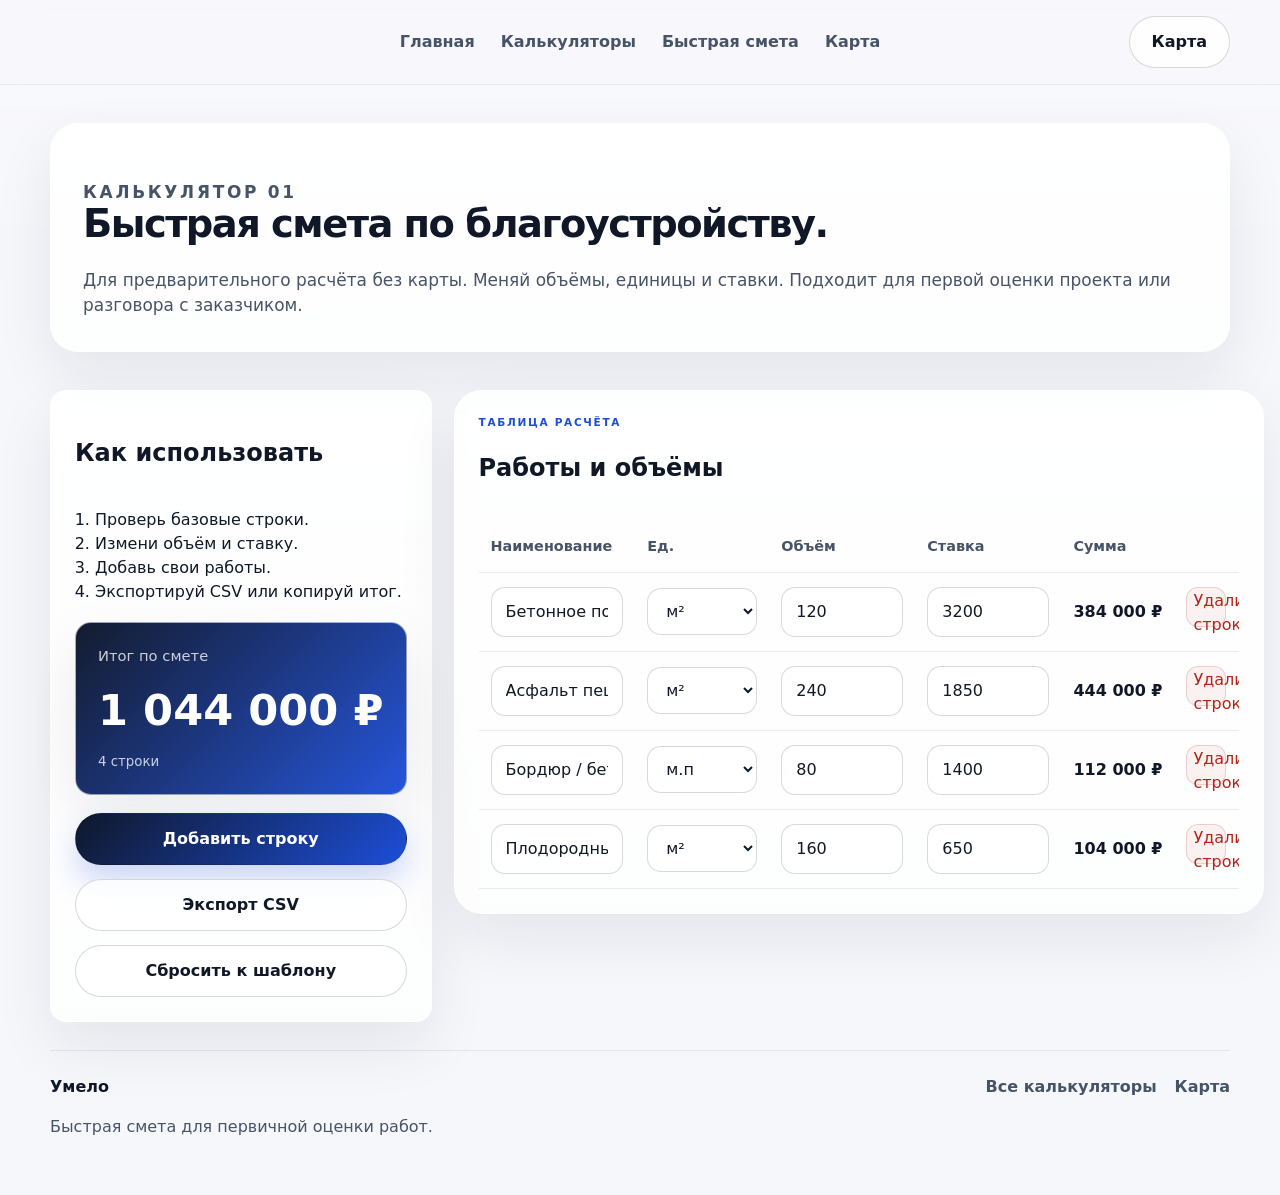
<file: calc-estimate.html>
<!doctype html>
<html lang="ru">
  <head>
    <meta charset="UTF-8" />
    <meta name="viewport" content="width=device-width, initial-scale=1.0" />
    <meta name="description" content="Быстрый калькулятор сметы по благоустройству от Умело." />
    <meta name="theme-color" content="#0f172a" />
    <title>Быстрая смета — Умело</title>
        <link rel="stylesheet" href="style.css" />
  </head>
  <body>
    <div class="site-shell site-shell--subpage">
      <header class="header" id="top">
        <div class="container header__inner header__inner--navonly">
          <div class="header__spacer" aria-hidden="true"></div>

          <nav class="nav" aria-label="Основная навигация">
            <a href="index.html">Главная</a>
            <a href="calculators.html">Калькуляторы</a>
            <a href="calc-estimate.html">Быстрая смета</a>
            <a href="calc-map.html">Карта</a>
          </nav>

          <div class="header__actions">
            <a class="button button--ghost" href="calc-map.html">Карта</a>
            <button class="burger" type="button" aria-label="Открыть меню" aria-expanded="false">
              <span></span>
              <span></span>
              <span></span>
            </button>
          </div>
        </div>

        <div class="mobile-menu" aria-hidden="true">
          <a href="index.html">Главная</a>
          <a href="calculators.html">Калькуляторы</a>
          <a href="calc-map.html">Калькулятор на карте</a>
        </div>
      </header>

      <main>
        <section class="subhero section section--compact">
          <div class="container subhero__content reveal">
            <p class="eyebrow">Калькулятор 01</p>
            <h1>Быстрая смета по благоустройству.</h1>
            <p>
              Для предварительного расчёта без карты. Меняй объёмы, единицы и ставки. Подходит для
              первой оценки проекта или разговора с заказчиком.
            </p>
          </div>
        </section>

        <section class="section section--compact">
          <div class="container estimate-layout">
            <aside class="estimate-sidebar reveal">
              <h2>Как использовать</h2>
              <ol class="side-steps">
                <li>Проверь базовые строки.</li>
                <li>Измени объём и ставку.</li>
                <li>Добавь свои работы.</li>
                <li>Экспортируй CSV или копируй итог.</li>
              </ol>

              <div class="summary-card">
                <span>Итог по смете</span>
                <strong id="estimate-grand-total">0 ₽</strong>
                <small id="estimate-grand-meta">0 строк</small>
              </div>

              <div class="estimate-actions estimate-actions--stack">
                <button class="button button--primary button--full" id="estimate-add-row" type="button">Добавить строку</button>
                <button class="button button--secondary button--full" id="estimate-export" type="button">Экспорт CSV</button>
                <button class="button button--ghost button--full" id="estimate-reset" type="button">Сбросить к шаблону</button>
              </div>
            </aside>

            <section class="estimate-main reveal reveal-delay">
              <div class="table-card">
                <div class="table-card__head">
                  <div>
                    <p class="eyebrow">Таблица расчёта</p>
                    <h2>Работы и объёмы</h2>
                  </div>
                </div>

                <div class="estimate-table-wrap">
                  <table class="estimate-table" id="estimate-table">
                    <thead>
                      <tr>
                        <th>Наименование</th>
                        <th>Ед.</th>
                        <th>Объём</th>
                        <th>Ставка</th>
                        <th>Сумма</th>
                        <th></th>
                      </tr>
                    </thead>
                    <tbody></tbody>
                  </table>
                </div>
              </div>
            </section>
          </div>
        </section>
      </main>

      <footer class="footer">
        <div class="container footer__inner">
          <div>
            <strong>Умело</strong>
            <p>Быстрая смета для первичной оценки работ.</p>
          </div>
          <div class="footer__links">
            <a href="calculators.html">Все калькуляторы</a>
            <a href="calc-map.html">Карта</a>
          </div>
        </div>
      </footer>
    </div>

    <script src="script.js"></script>
    <script src="calculators.js"></script>
  </body>
</html>
</file>
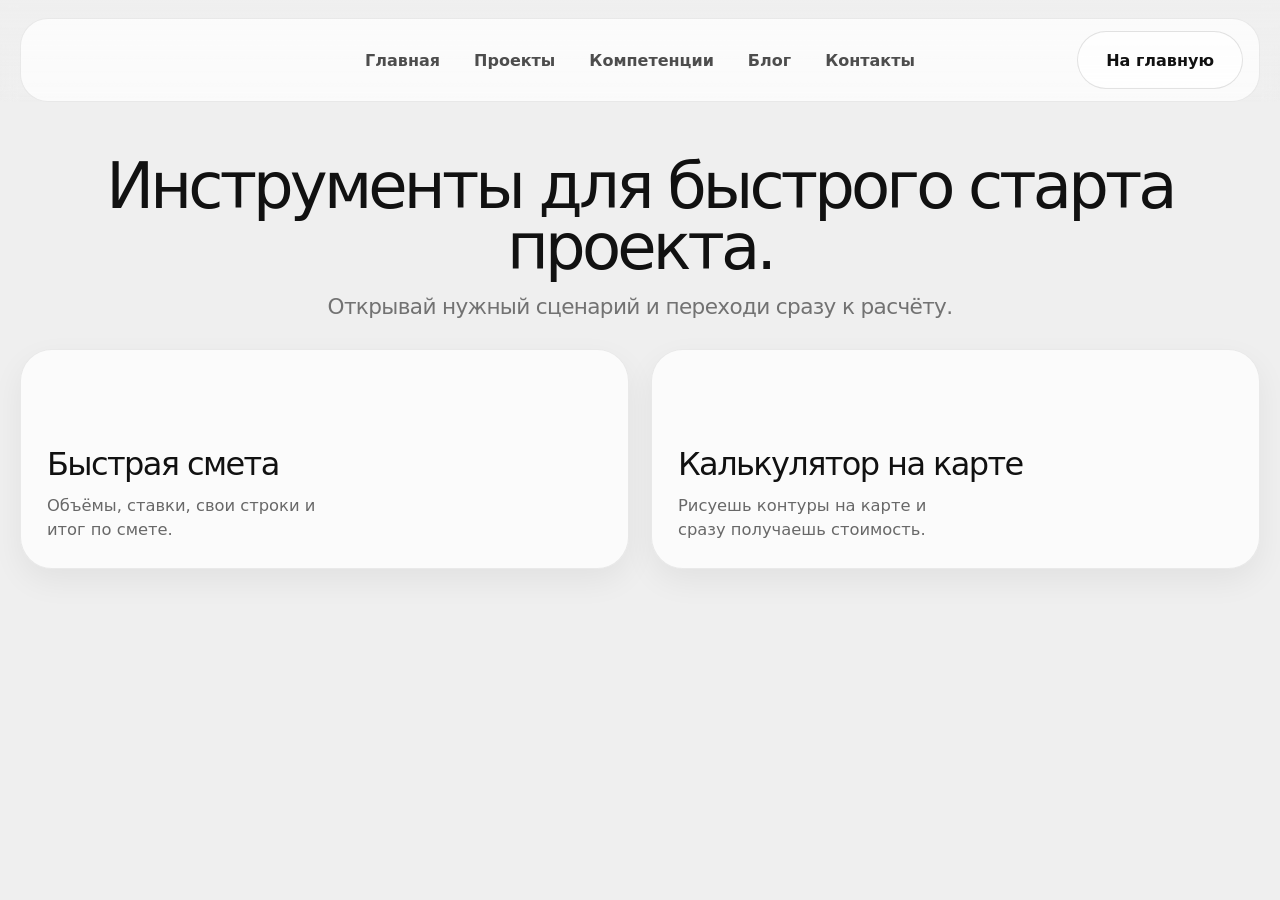
<file: calculators.html>
<!doctype html>
<html lang="ru">
  <head>
    <meta charset="UTF-8" />
    <meta name="viewport" content="width=device-width, initial-scale=1.0" />
    <meta name="description" content="Калькуляторы Умело: быстрая смета и калькулятор благоустройства на карте." />
    <meta name="theme-color" content="#efefef" />
    <title>Калькуляторы — Умело</title>
    <link rel="stylesheet" href="home.css" />
  </head>
  <body class="home-page calculators-page">
    <header class="fs-header" id="top">
      <div class="fs-shell fs-header__inner fs-header__inner--navonly">
        <div class="fs-header__spacer" aria-hidden="true"></div>

        <nav class="fs-nav" aria-label="Навигация по сайту">
          <a href="index.html#top">Главная</a>
          <a href="index.html#projects">Проекты</a>
          <a href="index.html#competencies">Компетенции</a>
          <a href="index.html#blog">Блог</a>
          <a href="index.html#contacts">Контакты</a>
        </nav>

        <div class="fs-actions">
          <a class="fs-button fs-button--ghost" href="index.html">На главную</a>
          <button class="fs-burger" type="button" aria-label="Открыть меню" aria-expanded="false">
            <span></span>
            <span></span>
            <span></span>
          </button>
        </div>
      </div>

      <div class="fs-mobile" aria-hidden="true">
        <a href="index.html#top">Главная</a>
        <a href="index.html#projects">Проекты</a>
        <a href="index.html#competencies">Компетенции</a>
        <a href="index.html#blog">Блог</a>
        <a href="index.html#contacts">Контакты</a>
        <a class="fs-button fs-button--ghost fs-button--full" href="index.html">На главную</a>
      </div>
    </header>

    <main>
      <section class="fs-tools-hero">
        <div class="fs-shell fs-tools-hero__inner fs-reveal is-visible">
          <h1>Инструменты для быстрого старта проекта.</h1>
          <p>Открывай нужный сценарий и переходи сразу к расчёту.</p>
        </div>
      </section>

      <section class="fs-tools-section">
        <div class="fs-shell">
          <div class="fs-tools-grid">
            <a class="fs-tool-card fs-tool-card--link fs-reveal is-visible" href="calc-estimate.html">
              <h2>Быстрая смета</h2>
              <p>Объёмы, ставки, свои строки и итог по смете.</p>
            </a>

            <a class="fs-tool-card fs-tool-card--link fs-reveal is-visible fs-reveal--delay" href="calc-map.html">
              <h2>Калькулятор на карте</h2>
              <p>Рисуешь контуры на карте и сразу получаешь стоимость.</p>
            </a>
          </div>
        </div>
      </section>
    </main>

    <script src="home.js"></script>
  </body>
</html>
</file>
<file: style.css>
:root {
  --bg: #f6f7fb;
  --surface: rgba(255, 255, 255, 0.78);
  --surface-solid: #ffffff;
  --surface-dark: #0f172a;
  --surface-dark-2: #111827;
  --text: #101828;
  --muted: #475467;
  --line: rgba(15, 23, 42, 0.1);
  --line-strong: rgba(15, 23, 42, 0.16);
  --accent: #1d4ed8;
  --accent-soft: rgba(29, 78, 216, 0.12);
  --accent-strong: #0b57d0;
  --danger: #b42318;
  --success: #166534;
  --radius: 24px;
  --radius-sm: 16px;
  --radius-xs: 12px;
  --shadow: 0 24px 60px rgba(15, 23, 42, 0.08);
  --shadow-soft: 0 12px 28px rgba(15, 23, 42, 0.06);
  --container: 1180px;
  --header-height: 84px;
}

* {
  box-sizing: border-box;
}

html {
  scroll-behavior: smooth;
}

body {
  margin: 0;
  font-family: Inter, system-ui, -apple-system, BlinkMacSystemFont, "Segoe UI", sans-serif;
  color: var(--text);
  background:
    radial-gradient(circle at top left, rgba(29, 78, 216, 0.08), transparent 34%),
    radial-gradient(circle at top right, rgba(15, 23, 42, 0.06), transparent 28%),
    var(--bg);
  line-height: 1.5;
}

body.menu-open {
  overflow: visible;
}

a {
  color: inherit;
  text-decoration: none;
}

button,
input,
select,
textarea {
  font: inherit;
}

img {
  max-width: 100%;
  display: block;
}

.site-shell {
  min-height: 100vh;
}

.site-shell--subpage {
  background: linear-gradient(180deg, rgba(255,255,255,0.3), transparent 280px), var(--bg);
}

.container {
  width: min(var(--container), calc(100% - 40px));
  margin: 0 auto;
}

.section {
  padding: 104px 0;
}

.section--compact {
  padding: 38px 0 0;
}

.section--muted {
  background: rgba(255, 255, 255, 0.5);
  backdrop-filter: blur(10px);
}

.section--dark {
  background: linear-gradient(135deg, var(--surface-dark), var(--surface-dark-2));
  color: #f8fafc;
}

.eyebrow {
  margin: 0 0 14px;
  font-size: 0.82rem;
  letter-spacing: 0.14em;
  text-transform: uppercase;
  color: var(--accent);
  font-weight: 800;
}

.eyebrow--light {
  color: rgba(255,255,255,0.78);
}

.header {
  position: sticky;
  top: 0;
  z-index: 50;
  backdrop-filter: blur(18px);
  background: rgba(246, 247, 251, 0.78);
  border-bottom: 1px solid rgba(15, 23, 42, 0.06);
}

.header__inner {
  display: flex;
  align-items: center;
  justify-content: space-between;
  min-height: var(--header-height);
  gap: 24px;
}


.header__inner--navonly {
  display: grid;
  grid-template-columns: minmax(0, 1fr) auto minmax(0, 1fr);
}

.header__spacer {
  min-height: 1px;
}

.header__inner--navonly .nav {
  justify-self: center;
  justify-content: center;
  flex-wrap: wrap;
}

.header__inner--navonly .header__actions {
  justify-self: end;
}

.brand {
  display: inline-flex;
  align-items: center;
  gap: 14px;
  min-width: 0;
}

.brand__mark {
  display: grid;
  place-items: center;
  width: 44px;
  height: 44px;
  border-radius: 14px;
  background: linear-gradient(135deg, var(--surface-dark), #1e293b);
  color: white;
  font-weight: 800;
  box-shadow: var(--shadow-soft);
}

.brand__text {
  display: flex;
  flex-direction: column;
  line-height: 1.05;
}

.brand__text strong {
  font-size: 1rem;
}

.brand__text small {
  color: var(--muted);
  font-size: 0.77rem;
}

.nav {
  display: flex;
  align-items: center;
  gap: 26px;
}

.nav a,
.mobile-menu a,
.footer__links a {
  position: relative;
  color: var(--muted);
  font-weight: 600;
  transition: color 0.24s ease;
}

.nav a::after,
.mobile-menu a::after,
.footer__links a::after {
  content: "";
  position: absolute;
  left: 0;
  bottom: -6px;
  width: 100%;
  height: 2px;
  background: currentColor;
  transform: scaleX(0);
  transform-origin: left;
  transition: transform 0.24s ease;
}

.nav a:hover,
.mobile-menu a:hover,
.footer__links a:hover {
  color: var(--text);
}

.nav a:hover::after,
.mobile-menu a:hover::after,
.footer__links a:hover::after {
  transform: scaleX(1);
}

.header__actions {
  display: flex;
  align-items: center;
  gap: 14px;
}

.button {
  display: inline-flex;
  align-items: center;
  justify-content: center;
  gap: 10px;
  min-height: 52px;
  padding: 0 22px;
  border-radius: 999px;
  border: 1px solid transparent;
  font-weight: 700;
  transition:
    transform 0.24s ease,
    box-shadow 0.24s ease,
    background 0.24s ease,
    border-color 0.24s ease;
  cursor: pointer;
}

.button:hover {
  transform: translateY(-1px);
}

.button--primary {
  background: linear-gradient(135deg, var(--surface-dark), #1d4ed8);
  color: white;
  box-shadow: 0 16px 30px rgba(29, 78, 216, 0.22);
}

.button--primary:hover {
  box-shadow: 0 20px 38px rgba(29, 78, 216, 0.28);
}

.button--secondary,
.button--ghost {
  border-color: var(--line-strong);
  background: rgba(255, 255, 255, 0.82);
  color: var(--text);
}

.button--secondary:hover,
.button--ghost:hover {
  background: white;
  box-shadow: var(--shadow-soft);
}

.button--small {
  min-height: 42px;
  padding: 0 16px;
  font-size: 0.92rem;
}

.button--full {
  width: 100%;
}

.button--on-dark {
  color: white;
  border-color: rgba(255,255,255,0.18);
  background: rgba(255,255,255,0.06);
}

.button--on-dark:hover {
  background: rgba(255,255,255,0.12);
}

.upload-button {
  position: relative;
  overflow: visible;
}

.burger {
  display: none;
  flex-direction: column;
  gap: 5px;
  padding: 0;
  width: 48px;
  height: 48px;
  align-items: center;
  justify-content: center;
  background: white;
  border: 1px solid var(--line);
  border-radius: 14px;
  cursor: pointer;
}

.burger span {
  width: 20px;
  height: 2px;
  background: var(--text);
  border-radius: 999px;
  transition: transform 0.24s ease, opacity 0.24s ease;
}

.mobile-menu {
  display: none;
  flex-direction: column;
  gap: 18px;
  padding: 0 20px 24px;
  border-top: 1px solid rgba(15, 23, 42, 0.06);
}

.hero {
  padding-top: 76px;
}

.hero__grid,
.split-section,
.contact-layout,
.estimate-layout,
.map-workspace__grid {
  display: grid;
  gap: 34px;
}

.hero__grid {
  grid-template-columns: 1.08fr 0.92fr;
  align-items: stretch;
}

.hero__content,
.hero__visual,
.metrics__grid article,
.info-card,
.service-card,
.project-card,
.process-item,
.benefit-card,
.contact-form,
.hero-card,
.hero-grid article,
.tool-card,
.summary-card,
.table-card,
.estimate-sidebar,
.panel,
.map-canvas-card,
.subhero__content,
.calculator-highlight {
  border: 1px solid rgba(255, 255, 255, 0.56);
  box-shadow: var(--shadow);
}

.hero__content,
.hero__visual,
.subhero__content,
.tool-card,
.table-card,
.estimate-sidebar,
.panel,
.map-canvas-card,
.calculator-highlight {
  background: linear-gradient(180deg, rgba(255,255,255,0.92), rgba(255,255,255,0.78));
  border-radius: calc(var(--radius) + 4px);
}

.hero__content {
  padding: 42px;
}

.hero__visual {
  padding: 26px;
}

.hero h1,
.section-head h2,
.split-section h2,
.contact-copy h2,
.hero-card--main strong,
.subhero__content h1,
.tool-card h2,
.map-subhero__content h1 {
  margin: 0;
  letter-spacing: -0.04em;
}

.hero h1 {
  font-size: clamp(2.4rem, 4vw, 4.7rem);
  line-height: 0.95;
  max-width: 11ch;
}

.hero__lead,
.subhero__content p,
.map-subhero__content p {
  margin: 24px 0 0;
  font-size: 1.06rem;
  color: var(--muted);
}

.hero__actions,
.estimate-actions,
.calculator-highlight__actions {
  display: flex;
  flex-wrap: wrap;
  gap: 14px;
}

.hero__actions {
  margin-top: 30px;
}

.hero__points,
.contact-points,
.map-subhero__tips {
  display: flex;
  flex-wrap: wrap;
  gap: 12px;
  margin: 28px 0 0;
  padding: 0;
  list-style: none;
}

.hero__points li,
.contact-points span,
.map-subhero__tips span,
.map-canvas-card__meta span {
  padding: 10px 14px;
  border-radius: 999px;
  background: rgba(29, 78, 216, 0.08);
  color: var(--text);
  font-weight: 600;
}

.hero-card,
.hero-grid article,
.info-card,
.service-card,
.project-card,
.process-item,
.benefit-card,
.tool-card,
.summary-card,
.panel,
.map-canvas-card,
.estimate-sidebar {
  border-radius: var(--radius-sm);
}

.hero-card {
  background: var(--surface-solid);
  padding: 24px;
}

.hero-card--main {
  display: grid;
  gap: 12px;
}

.hero-card__label,
.project-card__tag,
.tool-card__badge {
  display: inline-flex;
  align-items: center;
  justify-content: center;
  align-self: start;
  min-height: 32px;
  padding: 0 12px;
  border-radius: 999px;
  background: rgba(29, 78, 216, 0.12);
  color: var(--accent-strong);
  font-weight: 800;
  font-size: 0.84rem;
}

.hero-card--stats {
  display: grid;
  grid-template-columns: repeat(2, minmax(0, 1fr));
  gap: 12px;
  margin-top: 14px;
}

.hero-card--stats div {
  padding: 20px;
  border-radius: var(--radius-sm);
  background: rgba(248, 250, 252, 0.92);
}

.hero-card--stats span,
.summary-card span,
.summary-grid span,
.layer-row__meta,
.hint-text {
  color: var(--muted);
  font-size: 0.92rem;
}

.hero-grid {
  display: grid;
  grid-template-columns: repeat(2, minmax(0, 1fr));
  gap: 14px;
  margin-top: 14px;
}

.hero-grid article,
.metrics__grid article,
.process-item,
.benefit-card,
.tool-card,
.summary-card,
.panel,
.map-canvas-card {
  background: rgba(255,255,255,0.92);
  padding: 24px;
}

.hero-grid article span,
.service-card span,
.process-item span {
  display: inline-flex;
  font-weight: 800;
  color: var(--accent);
  margin-bottom: 10px;
}

.metrics__grid {
  display: grid;
  grid-template-columns: repeat(3, minmax(0, 1fr));
  gap: 18px;
}

.metrics__grid article p,
.section-head p,
.service-card p,
.project-card p,
.process-item p,
.benefit-card p,
.tool-card p,
.info-card li,
.contact-copy p,
.panel p,
.layer-row input,
.layer-row select,
.subhero__content p,
.map-subhero__content p {
  color: var(--muted);
}

.split-section,
.contact-layout,
.estimate-layout {
  grid-template-columns: 1.04fr 0.96fr;
  align-items: start;
}

.split-section__cards,
.cards,
.process-grid,
.project-grid,
.benefits-grid,
.calculator-cards,
.summary-grid {
  display: grid;
  gap: 18px;
}

.cards,
.project-grid,
.process-grid,
.benefits-grid,
.calculator-cards {
  grid-template-columns: repeat(3, minmax(0, 1fr));
}

.section-head {
  max-width: 760px;
  margin-bottom: 28px;
}

.section-head h2,
.split-section h2,
.contact-copy h2,
.subhero__content h1,
.map-subhero__content h1 {
  font-size: clamp(2rem, 3vw, 3.2rem);
  line-height: 1;
}

.info-card ul,
.project-card ul,
.side-steps,
.tool-card ul {
  margin: 18px 0 0;
  padding-left: 20px;
}

.service-card,
.project-card,
.process-item,
.benefit-card,
.tool-card {
  min-height: 100%;
}

.project-card__top {
  display: grid;
  gap: 14px;
}

.calculator-highlight {
  padding: 34px;
  display: flex;
  align-items: center;
  justify-content: space-between;
  gap: 24px;
}

.calculator-highlight p,
.calculator-highlight h2 {
  max-width: 720px;
}

.contact-form,
.contact-copy {
  background: linear-gradient(180deg, rgba(255,255,255,0.92), rgba(255,255,255,0.78));
  border-radius: calc(var(--radius) + 4px);
  padding: 32px;
}

.contact-form,
.estimate-sidebar,
.panel {
  display: grid;
  gap: 18px;
}

.contact-form label,
.layer-row__field,
.search-bar {
  display: grid;
  gap: 8px;
}

.contact-form span,
.layer-row__field span,
.panel h2,
.table-card__head h2,
.contact-copy h2,
.summary-card strong,
.summary-grid strong,
.layer-row strong {
  font-weight: 700;
}

input,
select,
textarea {
  width: 100%;
  border-radius: 16px;
  border: 1px solid var(--line-strong);
  background: rgba(255,255,255,0.95);
  color: var(--text);
  padding: 14px 16px;
  outline: none;
  transition: border-color 0.2s ease, box-shadow 0.2s ease;
}

input:focus,
select:focus,
textarea:focus {
  border-color: rgba(29, 78, 216, 0.5);
  box-shadow: 0 0 0 4px rgba(29, 78, 216, 0.12);
}

.form-success {
  margin: 0;
  padding: 14px 16px;
  border-radius: 16px;
  background: rgba(22, 101, 52, 0.08);
  color: var(--success);
  font-weight: 600;
}

.footer {
  padding: 28px 0 40px;
}

.footer--compact {
  padding-top: 18px;
}

.footer__inner {
  display: flex;
  justify-content: space-between;
  gap: 24px;
  padding-top: 24px;
  border-top: 1px solid rgba(15, 23, 42, 0.08);
}

.footer__inner p {
  color: var(--muted);
  max-width: 520px;
}

.footer__links {
  display: flex;
  flex-wrap: wrap;
  gap: 18px;
  align-content: start;
}

.subhero {
  padding-top: 38px;
}

.subhero__content,
.map-subhero__content {
  padding: 32px;
}

.calculator-cards {
  align-items: stretch;
}

.tool-card {
  padding: 30px;
  display: grid;
  gap: 16px;
}

.tool-card h2 {
  font-size: 1.8rem;
}

.estimate-layout {
  gap: 22px;
}

.estimate-sidebar {
  position: sticky;
  top: calc(var(--header-height) + 18px);
  padding: 24px;
}

.estimate-actions--stack {
  flex-direction: column;
}

.side-steps {
  margin-top: 0;
}

.summary-card {
  display: grid;
  gap: 10px;
  padding: 22px;
  background: linear-gradient(135deg, rgba(15, 23, 42, 0.98), rgba(29, 78, 216, 0.96));
  color: white;
}

.summary-card span,
.summary-card small {
  color: rgba(255,255,255,0.78);
}

.summary-card strong {
  font-size: clamp(1.8rem, 4vw, 2.7rem);
}

.table-card {
  padding: 24px;
}

.table-card__head {
  display: flex;
  justify-content: space-between;
  gap: 18px;
  margin-bottom: 16px;
}

.estimate-table-wrap {
  width: 100%;
  overflow: auto;
}

.estimate-table {
  width: 100%;
  border-collapse: collapse;
  min-width: 760px;
}

.estimate-table td[data-label]::before {
  content: attr(data-label);
  display: none;
}

.estimate-table th,
.estimate-table td {
  padding: 14px 12px;
  border-bottom: 1px solid rgba(15, 23, 42, 0.08);
  text-align: left;
  vertical-align: middle;
}

.estimate-table th {
  color: var(--muted);
  font-size: 0.9rem;
  font-weight: 700;
}

.estimate-table input,
.estimate-table select {
  min-width: 110px;
  padding: 12px 14px;
  border-radius: 14px;
}

.table-row-total {
  font-weight: 700;
  white-space: nowrap;
}

.row-remove {
  width: 40px;
  height: 40px;
  border-radius: 12px;
  border: 1px solid rgba(180, 35, 24, 0.18);
  background: rgba(180, 35, 24, 0.06);
  color: var(--danger);
  cursor: pointer;
}

.map-page-main {
  padding-bottom: 28px;
}

.map-subhero {
  padding: 38px 0 0;
}

.map-workspace__grid {
  grid-template-columns: 360px minmax(0, 1fr);
  align-items: start;
}

.map-sidebar {
  position: sticky;
  top: calc(var(--header-height) + 18px);
  display: grid;
  gap: 18px;
}

.panel {
  padding: 22px;
}

.panel--tight {
  gap: 16px;
}

.panel__head {
  display: flex;
  align-items: start;
  gap: 14px;
}

.panel__head--between {
  justify-content: space-between;
}

.search-bar {
  grid-template-columns: 1fr auto;
  align-items: center;
}

.preset-grid {
  display: grid;
  grid-template-columns: repeat(2, minmax(0, 1fr));
  gap: 10px;
}

.preset-chip {
  min-height: 44px;
  padding: 10px 12px;
  border-radius: 14px;
  border: 1px solid var(--line-strong);
  background: rgba(255,255,255,0.92);
  color: var(--text);
  font-weight: 700;
  cursor: pointer;
  transition: background 0.2s ease, border-color 0.2s ease, transform 0.2s ease;
}

.preset-chip:hover,
.preset-chip.is-active {
  border-color: rgba(29, 78, 216, 0.4);
  background: rgba(29, 78, 216, 0.12);
}

.preset-chip:hover {
  transform: translateY(-1px);
}

.tool-notice {
  padding: 14px 16px;
  border-radius: 16px;
  background: rgba(29, 78, 216, 0.08);
}

.summary-grid {
  grid-template-columns: repeat(2, minmax(0, 1fr));
}

.summary-grid article {
  padding: 18px;
  border-radius: 16px;
  background: rgba(248, 250, 252, 0.95);
  border: 1px solid rgba(15,23,42,0.08);
}

.summary-grid strong {
  display: block;
  margin-top: 8px;
  font-size: 1.3rem;
}

.map-stage {
  display: grid;
  gap: 18px;
}

.map-canvas-card {
  padding: 18px;
}

.map-canvas-card__head {
  display: flex;
  justify-content: space-between;
  gap: 16px;
  align-items: start;
  margin-bottom: 14px;
}

.map-canvas-card__meta {
  display: flex;
  flex-wrap: wrap;
  gap: 10px;
  justify-content: flex-end;
}

.map-canvas {
  min-height: 640px;
  border-radius: 20px;
  overflow: hidden;
  border: 1px solid rgba(15, 23, 42, 0.08);
}

.panel--list {
  padding: 22px;
}

.layer-list {
  display: grid;
  gap: 14px;
}

.layer-empty {
  padding: 18px;
  border-radius: 16px;
  background: rgba(248, 250, 252, 0.92);
  color: var(--muted);
  border: 1px dashed rgba(15,23,42,0.14);
}

.layer-row {
  display: grid;
  grid-template-columns: minmax(0, 1.4fr) repeat(4, minmax(0, 0.8fr)) auto;
  gap: 10px;
  align-items: end;
  padding: 16px;
  border-radius: 18px;
  border: 1px solid rgba(15,23,42,0.08);
  background: rgba(248, 250, 252, 0.96);
}

.layer-row.is-selected {
  border-color: rgba(29, 78, 216, 0.38);
  box-shadow: 0 0 0 4px rgba(29, 78, 216, 0.08);
}

.layer-row__field {
  min-width: 0;
}

.layer-row__field--wide {
  grid-column: span 2;
}

.layer-row input,
.layer-row select {
  padding: 12px 14px;
  border-radius: 14px;
}

.layer-row__meta {
  align-self: center;
}

.layer-actions {
  display: flex;
  gap: 8px;
  align-items: center;
}

.icon-button {
  width: 42px;
  height: 42px;
  border-radius: 12px;
  border: 1px solid var(--line-strong);
  background: rgba(255,255,255,0.92);
  cursor: pointer;
}

.icon-button--danger {
  color: var(--danger);
  border-color: rgba(180, 35, 24, 0.18);
  background: rgba(180, 35, 24, 0.06);
}

.leaflet-container {
  font: inherit;
}

.leaflet-draw-toolbar a {
  background-size: 300px 30px;
}

.reveal {
  opacity: 0;
  transform: translateY(18px);
  transition: opacity 0.7s ease, transform 0.7s ease;
}

.reveal.is-visible {
  opacity: 1;
  transform: translateY(0);
}

.reveal-delay { transition-delay: 0.08s; }
.reveal-delay-2 { transition-delay: 0.14s; }

@media (max-width: 1180px) {
  .cards,
  .project-grid,
  .process-grid,
  .benefits-grid,
  .calculator-cards {
    grid-template-columns: repeat(2, minmax(0, 1fr));
  }

  .map-workspace__grid {
    grid-template-columns: 320px minmax(0, 1fr);
  }

  .layer-row {
    grid-template-columns: repeat(2, minmax(0, 1fr));
  }

  .layer-row__field--wide {
    grid-column: auto;
  }
}

@media (max-width: 980px) {
  .nav,
  .header__cta {
    display: none;
  }

  .burger {
    display: flex;
  }

  .mobile-menu.is-open {
    display: flex;
  }

  .hero__grid,
  .split-section,
  .contact-layout,
  .estimate-layout,
  .map-workspace__grid {
    grid-template-columns: 1fr;
  }

  .hero__content,
  .hero__visual,
  .subhero__content,
  .contact-form,
  .contact-copy,
  .tool-card,
  .table-card,
  .estimate-sidebar,
  .panel,
  .map-canvas-card,
  .calculator-highlight {
    padding: 24px;
  }

  .estimate-sidebar,
  .map-sidebar {
    position: static;
  }

  .map-canvas {
    min-height: 520px;
  }

  .calculator-highlight {
    flex-direction: column;
    align-items: start;
  }
}

@media (max-width: 760px) {
  .container {
    width: min(var(--container), calc(100% - 24px));
  }

  .section {
    padding: 74px 0;
  }

  .hero {
    padding-top: 42px;
  }

  .hero h1,
  .section-head h2,
  .split-section h2,
  .contact-copy h2,
  .subhero__content h1,
  .map-subhero__content h1 {
    font-size: 2rem;
    line-height: 1.02;
  }

  .hero-grid,
  .metrics__grid,
  .cards,
  .project-grid,
  .process-grid,
  .benefits-grid,
  .calculator-cards,
  .summary-grid,
  .preset-grid {
    grid-template-columns: 1fr;
  }

  .hero-card--stats,
  .search-bar,
  .footer__inner,
  .map-canvas-card__head {
    grid-template-columns: 1fr;
    flex-direction: column;
  }

  .button {
    width: 100%;
  }

  .hero__actions,
  .estimate-actions,
  .calculator-highlight__actions,
  .header__actions {
    width: 100%;
  }

  .header__actions {
    justify-content: flex-end;
  }

  .header__actions > .button--ghost {
    display: none;
  }

  .map-canvas {
    min-height: 440px;
  }

  .layer-row {
    grid-template-columns: 1fr;
  }

  .footer__inner {
    align-items: start;
  }

  .estimate-table-wrap {
    overflow: visible;
  }

  .estimate-table {
    min-width: 0;
    border-collapse: separate;
    border-spacing: 0 12px;
  }

  .estimate-table thead {
    display: none;
  }

  .estimate-table,
  .estimate-table tbody,
  .estimate-table tr,
  .estimate-table td {
    display: block;
    width: 100%;
  }

  .estimate-table tr {
    padding: 14px;
    border: 1px solid rgba(15, 23, 42, 0.08);
    border-radius: 18px;
    background: rgba(255, 255, 255, 0.96);
    box-shadow: var(--shadow-soft);
  }

  .estimate-table td {
    padding: 0;
    border-bottom: 0;
  }

  .estimate-table td + td {
    margin-top: 10px;
  }

  .estimate-table td[data-label]::before {
    display: block;
    margin-bottom: 6px;
    color: var(--muted);
    font-size: 0.78rem;
    font-weight: 700;
    letter-spacing: 0.04em;
    text-transform: uppercase;
  }

  .estimate-table td[data-label='Сумма'] {
    margin-top: 14px;
    padding-top: 12px;
    border-top: 1px solid rgba(15, 23, 42, 0.08);
  }

  .estimate-table td[data-label='Сумма']::before {
    margin-bottom: 2px;
  }

  .estimate-table td[data-label='Удалить'] {
    margin-top: 12px;
  }

  .estimate-table td[data-label='Удалить']::before {
    display: none;
  }

  .estimate-table input,
  .estimate-table select,
  .estimate-table .row-remove {
    width: 100%;
    min-width: 0;
  }

  .estimate-table .row-remove {
    height: 46px;
  }
}


/* --- map calculator v2 --- */
.site-shell--map-app {
  background: linear-gradient(180deg, rgba(255,255,255,0.4), transparent 220px), var(--bg);
}

.map-app-main {
  padding-bottom: 42px;
}

.map-app-hero {
  padding: 34px 0 0;
}

.map-app-hero__top {
  display: grid;
  grid-template-columns: minmax(0, 1.3fr) minmax(280px, 0.7fr);
  gap: 26px;
  align-items: end;
}

.map-app-hero__top h1 {
  margin: 0;
  font-size: clamp(2rem, 4.3vw, 3.8rem);
  line-height: 0.98;
  letter-spacing: -0.04em;
}

.map-app-hero__lead {
  margin: 18px 0 0;
  max-width: 760px;
  font-size: 1.05rem;
  color: var(--muted);
}

.map-app-hero__facts {
  display: flex;
  flex-wrap: wrap;
  gap: 10px;
  justify-content: flex-end;
}

.map-app-hero__facts span,
.map-summary-inline span,
.toggle-row,
.search-result,
.map-mode-status,
.switch-block,
.worktype-chip,
.map-tool-button,
.map-item,
.map-ui-card {
  border: 1px solid var(--line);
}

.map-app-hero__facts span {
  display: inline-flex;
  align-items: center;
  min-height: 42px;
  padding: 0 16px;
  border-radius: 999px;
  background: rgba(255, 255, 255, 0.84);
  font-weight: 700;
  color: var(--text);
}

.map-app__layout {
  display: grid;
  grid-template-columns: 320px minmax(0, 1fr) 360px;
  gap: 22px;
  align-items: start;
}

.map-panel {
  position: sticky;
  top: calc(var(--header-height) + 16px);
  display: grid;
  gap: 16px;
}

.map-stage-v2 {
  min-width: 0;
}

.map-ui-card {
  padding: 18px;
  border-radius: 22px;
  background: rgba(255, 255, 255, 0.82);
  backdrop-filter: blur(10px);
  box-shadow: var(--shadow-soft);
}

.map-ui-card--map {
  padding: 18px;
}

.map-ui-card--list {
  max-height: calc(100vh - 130px);
  overflow: hidden;
  display: flex;
  flex-direction: column;
}

.map-ui-card__head {
  display: flex;
  align-items: flex-start;
  gap: 14px;
  margin-bottom: 14px;
}

.map-ui-card__head h2 {
  margin: 0;
  font-size: 1.18rem;
}

.map-ui-card__head--between {
  justify-content: space-between;
}

.map-search {
  display: grid;
  grid-template-columns: minmax(0, 1fr) auto;
  gap: 10px;
}

.map-search input,
.map-item input,
.map-item select {
  width: 100%;
  min-height: 48px;
  padding: 0 14px;
  border-radius: 14px;
  border: 1px solid var(--line-strong);
  background: #fff;
  color: var(--text);
}

.search-results {
  display: grid;
  gap: 8px;
  margin-top: 10px;
}

.search-result {
  width: 100%;
  padding: 10px 12px;
  border-radius: 14px;
  background: rgba(255,255,255,0.92);
  text-align: left;
  cursor: pointer;
  color: var(--text);
}

.search-result:hover {
  box-shadow: var(--shadow-soft);
}

.switch-block {
  padding: 14px;
  border-radius: 18px;
  background: rgba(248, 250, 252, 0.95);
  margin-top: 12px;
}

.switch-block:first-of-type {
  margin-top: 0;
}

.switch-block__label {
  display: block;
  margin-bottom: 10px;
  font-weight: 800;
}

.segmented-control {
  display: grid;
  grid-template-columns: repeat(2, minmax(0, 1fr));
  gap: 8px;
}

.segmented-control button,
.worktype-chip,
.map-tool-button {
  min-height: 44px;
  padding: 0 14px;
  border-radius: 14px;
  background: rgba(255,255,255,0.92);
  cursor: pointer;
  font-weight: 700;
  color: var(--text);
}

.segmented-control button.is-active,
.worktype-chip.is-active,
.map-tool-button.is-active {
  background: linear-gradient(135deg, var(--surface-dark), #1d4ed8);
  color: #fff;
  border-color: transparent;
  box-shadow: 0 12px 24px rgba(29, 78, 216, 0.18);
}

.toggle-row {
  display: flex;
  align-items: center;
  gap: 12px;
  padding: 12px 14px;
  border-radius: 14px;
  background: rgba(255,255,255,0.92);
  margin-top: 10px;
  font-weight: 600;
}

.toggle-row input {
  width: 18px;
  height: 18px;
  margin: 0;
}

.worktype-grid {
  display: grid;
  grid-template-columns: repeat(2, minmax(0, 1fr));
  gap: 10px;
}

.worktype-chip {
  min-height: 50px;
}

.map-summary-inline {
  display: flex;
  flex-wrap: wrap;
  gap: 10px;
  justify-content: flex-end;
}

.map-summary-inline span {
  display: inline-flex;
  align-items: center;
  min-height: 40px;
  padding: 0 12px;
  border-radius: 999px;
  background: rgba(248,250,252,0.9);
  font-weight: 700;
}

.map-toolbar {
  display: flex;
  flex-wrap: wrap;
  gap: 10px;
  margin-bottom: 12px;
}

.map-tool-button--ghost {
  background: rgba(248,250,252,0.9);
}

.map-mode-status {
  min-height: 46px;
  padding: 12px 14px;
  border-radius: 16px;
  background: rgba(248,250,252,0.95);
  color: var(--muted);
  font-weight: 600;
  margin-bottom: 12px;
}

.map-canvas--v2 {
  height: min(72vh, 820px);
  border-radius: 22px;
  overflow: hidden;
  background: #dbeafe;
}

.summary-grid--v2 {
  margin-bottom: 12px;
}

.map-item-list {
  overflow: auto;
  display: grid;
  gap: 12px;
  padding-right: 4px;
}

.map-item {
  padding: 14px;
  border-radius: 18px;
  background: rgba(248,250,252,0.95);
}

.map-item.is-selected {
  box-shadow: inset 0 0 0 2px rgba(29, 78, 216, 0.24);
}

.map-item__head {
  display: flex;
  gap: 12px;
  justify-content: space-between;
  align-items: start;
}

.map-item__head strong {
  display: block;
  font-size: 1rem;
}

.map-item__head span {
  display: block;
  margin-top: 4px;
  color: var(--muted);
  font-size: 0.92rem;
}

.map-item__sum {
  white-space: nowrap;
  font-weight: 800;
}

.map-item__meta {
  margin: 10px 0 12px;
  color: var(--muted);
  font-size: 0.92rem;
}

.map-item__grid {
  display: grid;
  grid-template-columns: repeat(2, minmax(0, 1fr));
  gap: 10px;
}

.map-item__grid label span {
  display: block;
  margin-bottom: 6px;
  font-size: 0.82rem;
  color: var(--muted);
  font-weight: 700;
}

.map-item__actions {
  display: flex;
  flex-wrap: wrap;
  gap: 8px;
  margin-top: 12px;
}

.layer-empty {
  padding: 18px;
  border-radius: 18px;
  background: rgba(248,250,252,0.95);
  color: var(--muted);
}

.hint-text {
  margin: 10px 0 0;
  color: var(--muted);
  font-size: 0.92rem;
}

@media (max-width: 1240px) {
  .map-app__layout {
    grid-template-columns: 290px minmax(0, 1fr);
  }

  .map-panel--right {
    grid-column: 1 / -1;
    position: static;
    grid-template-columns: repeat(2, minmax(0, 1fr));
  }

  .map-ui-card--list {
    max-height: none;
  }
}

@media (max-width: 980px) {
  .map-app-hero__top,
  .map-app__layout,
  .map-panel--right {
    grid-template-columns: 1fr;
  }

  .map-panel {
    position: static;
  }

  .map-app-hero__facts {
    justify-content: flex-start;
  }

  .map-canvas--v2 {
    height: 62vh;
  }
}

@media (max-width: 640px) {
  .map-search,
  .worktype-grid,
  .map-item__grid,
  .segmented-control {
    grid-template-columns: 1fr;
  }

  .map-toolbar,
  .map-item__actions,
  .map-summary-inline {
    flex-direction: column;
    align-items: stretch;
  }

  .map-canvas--v2 {
    height: 58vh;
  }
}

/* --- map calculator v3 / dvmap-like workspace --- */
.map-shell-body {
  min-height: 100vh;
  margin: 0;
  background: #d9e4f1;
  overflow: visible;
}

.map-shell-body .button--compact {
  min-height: 42px;
  padding: 0 16px;
}

.brand--map {
  min-width: 0;
}

.map-workbench {
  position: relative;
  height: 100vh;
  background:
    radial-gradient(circle at top left, rgba(255, 255, 255, 0.52), transparent 28%),
    linear-gradient(180deg, rgba(15, 23, 42, 0.1), transparent 24%),
    #d9e4f1;
}

.map-workbench__canvas {
  position: absolute;
  inset: 0;
  z-index: 1;
  background: #cfe0f4;
}

.map-topbar,
.map-floating-panel,
.map-drawer,
.map-edge-toggle {
  position: absolute;
  z-index: 30;
}

.map-topbar,
.map-floating-panel,
.map-drawer,
.map-pill-toggle,
.map-edge-toggle,
.map-badge {
  backdrop-filter: blur(14px);
}

.map-topbar {
  top: 18px;
  left: 18px;
  right: 18px;
  display: flex;
  align-items: center;
  justify-content: space-between;
  gap: 18px;
  padding: 12px 14px;
  border: 1px solid rgba(15, 23, 42, 0.08);
  border-radius: 22px;
  background: rgba(255, 255, 255, 0.92);
  box-shadow: 0 22px 50px rgba(15, 23, 42, 0.14);
}

.map-topbar__brand,
.map-topbar__actions,
.map-topbar__nav,
.map-badges {
  display: flex;
  align-items: center;
  gap: 12px;
}

.map-topbar__brand {
  min-width: 0;
}

.map-topbar__nav {
  flex-wrap: wrap;
}

.map-topbar__nav a {
  padding: 10px 14px;
  border-radius: 999px;
  color: var(--muted);
  font-weight: 700;
}

.map-topbar__nav a:hover,
.map-topbar__nav a:focus-visible {
  background: rgba(37, 99, 235, 0.08);
  color: var(--text);
}

.map-topbar__actions {
  flex-wrap: wrap;
  justify-content: flex-end;
}

.map-pill-toggle,
.map-edge-toggle {
  display: inline-flex;
  align-items: center;
  justify-content: center;
  min-height: 44px;
  padding: 0 16px;
  border-radius: 999px;
  border: 1px solid rgba(15, 23, 42, 0.12);
  background: rgba(248, 250, 252, 0.92);
  color: var(--text);
  font-weight: 800;
  box-shadow: 0 12px 24px rgba(15, 23, 42, 0.08);
}

.map-pill-toggle.is-active,
.map-edge-toggle.is-active {
  background: linear-gradient(135deg, rgba(15, 23, 42, 0.96), #1d4ed8);
  color: #fff;
  border-color: transparent;
}

.map-edge-toggle {
  top: 50%;
  padding: 14px 12px;
  writing-mode: vertical-rl;
  transform: translateY(-50%) rotate(180deg);
  letter-spacing: 0.04em;
  min-height: 132px;
}

.map-edge-toggle--left {
  left: 18px;
}

.map-edge-toggle--right {
  right: 18px;
}

.map-floating-panel {
  left: 50%;
  transform: translateX(-50%);
  top: 104px;
  width: min(760px, calc(100vw - 520px));
  min-width: 420px;
  padding: 16px;
  border-radius: 26px;
  border: 1px solid rgba(15, 23, 42, 0.08);
  background: rgba(255, 255, 255, 0.9);
  box-shadow: 0 24px 60px rgba(15, 23, 42, 0.16);
  pointer-events: auto;
}

.map-floating-panel__head {
  display: flex;
  justify-content: space-between;
  gap: 16px;
  align-items: flex-start;
}

.map-floating-panel__head h1 {
  margin: 4px 0 0;
  font-size: clamp(1.4rem, 2.4vw, 2.1rem);
  line-height: 1.02;
  letter-spacing: -0.04em;
}

.map-badges {
  flex-wrap: wrap;
  justify-content: flex-end;
}

.map-badge {
  min-height: 40px;
  padding: 0 14px;
  border-radius: 999px;
  border: 1px solid rgba(15, 23, 42, 0.1);
  background: rgba(248, 250, 252, 0.92);
  font-weight: 700;
  white-space: nowrap;
}

.map-toolbar--floating {
  margin-top: 14px;
  margin-bottom: 0;
}

.map-mode-status--floating {
  margin-top: 12px;
  margin-bottom: 0;
  background: rgba(241, 245, 249, 0.96);
}

.map-drawer {
  top: 180px;
  bottom: 18px;
  width: min(390px, calc(100vw - 48px));
  display: grid;
  grid-template-rows: auto minmax(0, 1fr);
  border-radius: 26px;
  border: 1px solid rgba(15, 23, 42, 0.08);
  background: rgba(255, 255, 255, 0.9);
  box-shadow: 0 24px 64px rgba(15, 23, 42, 0.18);
  overflow: hidden;
  transition: transform 0.28s ease, opacity 0.28s ease;
}

.map-drawer--left {
  left: 18px;
}

.map-drawer--right {
  right: 18px;
}

.map-drawer:not(.is-open).map-drawer--left {
  transform: translateX(calc(-100% - 18px));
  opacity: 0;
}

.map-drawer:not(.is-open).map-drawer--right {
  transform: translateX(calc(100% + 18px));
  opacity: 0;
}

.map-drawer__header {
  display: flex;
  align-items: flex-start;
  justify-content: space-between;
  gap: 12px;
  padding: 16px 18px;
  border-bottom: 1px solid rgba(15, 23, 42, 0.08);
  background: rgba(255, 255, 255, 0.98);
}

.map-drawer__header h2 {
  margin: 4px 0 0;
  font-size: 1.15rem;
}

.map-drawer__close {
  width: 42px;
  height: 42px;
  border-radius: 14px;
  border: 1px solid rgba(15, 23, 42, 0.1);
  background: rgba(248, 250, 252, 0.92);
  color: var(--text);
  font-size: 1.5rem;
  line-height: 1;
}

.map-drawer__body {
  overflow: auto;
  padding: 16px;
  display: grid;
  gap: 14px;
}

.map-drawer .map-ui-card {
  border: 1px solid rgba(15, 23, 42, 0.08);
  background: rgba(255, 255, 255, 0.96);
  box-shadow: none;
}

.map-drawer .map-ui-card__head h3 {
  margin: 0;
  font-size: 1.04rem;
}

.map-drawer .map-ui-card--list {
  max-height: none;
  min-height: 240px;
}

.map-drawer .map-item-list {
  max-height: none;
}

.map-search {
  grid-template-columns: minmax(0, 1fr);
}

.map-search .button {
  width: 100%;
}

.map-toolbar--floating .map-tool-button {
  min-height: 46px;
}

.map-shell-body .leaflet-top.leaflet-right {
  top: 340px;
  right: 22px;
}

.map-shell-body .leaflet-control-zoom {
  border: none;
  box-shadow: 0 16px 36px rgba(15, 23, 42, 0.16);
}

.map-shell-body .leaflet-control-zoom a {
  width: 42px;
  height: 42px;
  line-height: 42px;
  border: none;
  color: var(--text);
}

@media (max-width: 1480px) {
  .map-floating-panel {
    width: min(680px, calc(100vw - 470px));
  }

  .map-drawer {
    width: 348px;
  }
}

@media (max-width: 1280px) {
  .map-topbar {
    gap: 14px;
  }

  .map-topbar__nav {
    display: none;
  }

  .map-floating-panel {
    width: min(620px, calc(100vw - 420px));
    top: 96px;
  }

  .map-drawer {
    top: 172px;
    width: 320px;
  }
}

@media (max-width: 1080px) {
  .map-workbench {
    overflow: hidden;
  }

  .map-topbar {
    inset: 12px 12px auto;
    border-radius: 18px;
  }

  .map-topbar__actions {
    width: 100%;
    justify-content: flex-start;
  }

  .map-floating-panel {
    left: 12px;
    right: 12px;
    top: 108px;
    width: auto;
    min-width: 0;
    transform: none;
  }

  .map-drawer {
    top: auto;
    bottom: 12px;
    height: min(58vh, 540px);
    width: min(460px, calc(100vw - 24px));
    border-radius: 22px;
  }

  .map-drawer--left,
  .map-drawer--right {
    left: 12px;
    right: 12px;
    width: auto;
  }

  .map-drawer:not(.is-open).map-drawer--left,
  .map-drawer:not(.is-open).map-drawer--right {
    transform: translateY(calc(100% + 12px));
  }

  .map-edge-toggle {
    top: auto;
    bottom: 18px;
    min-height: 48px;
    padding: 0 16px;
    transform: none;
    writing-mode: initial;
  }

  .map-edge-toggle--left {
    left: 12px;
  }

  .map-edge-toggle--right {
    right: 12px;
  }

  .map-shell-body .leaflet-top.leaflet-right {
    top: 280px;
    right: 16px;
  }
}

@media (max-width: 720px) {
  .map-topbar__brand,
  .map-topbar__actions,
  .map-floating-panel__head,
  .map-badges {
    align-items: stretch;
    flex-direction: column;
  }

  .map-pill-toggle,
  .map-topbar .button,
  .map-badge {
    width: 100%;
    justify-content: center;
  }

  .map-floating-panel {
    top: 186px;
    padding: 14px;
  }

  .map-toolbar--floating {
    display: grid;
    grid-template-columns: repeat(2, minmax(0, 1fr));
  }

  .map-toolbar--floating .map-tool-button {
    width: 100%;
  }

  .worktype-grid {
    grid-template-columns: 1fr;
  }

  .map-shell-body .leaflet-top.leaflet-right {
    top: 430px;
  }
}

@media (max-width: 520px) {
  .map-topbar {
    padding: 10px;
  }

  .brand--map .brand__text small {
    display: none;
  }

  .map-floating-panel {
    top: 170px;
  }

  .map-toolbar--floating {
    grid-template-columns: 1fr;
  }

  .map-drawer {
    height: min(62vh, 500px);
  }
}

/* --- map calculator v4 / compact CAD-like top strip --- */
.map-floating-panel {
  display: none !important;
}

.map-workbench {
  background:
    radial-gradient(circle at top left, rgba(255, 255, 255, 0.46), transparent 26%),
    linear-gradient(180deg, rgba(15, 23, 42, 0.1), transparent 20%),
    #dbe5f0;
}

.map-topbar {
  top: 14px;
  left: 14px;
  right: 14px;
  padding: 10px 14px;
  border-radius: 18px;
}

.map-topbar__nav a {
  padding: 8px 10px;
}

.map-topbar__actions {
  gap: 10px;
}

.map-pill-toggle,
.map-edge-toggle,
.map-mini-badge,
.map-toolstrip,
.map-drawer,
.map-drawer__close,
.map-tool-button {
  backdrop-filter: blur(12px);
}

.map-pill-toggle {
  min-height: 40px;
  padding: 0 14px;
  font-size: 0.95rem;
}

.map-toolstrip {
  position: absolute;
  z-index: 31;
  top: 84px;
  left: 14px;
  right: 14px;
  width: auto;
  padding: 6px 10px;
  border-radius: 14px;
  border: 1px solid rgba(15, 23, 42, 0.08);
  background: rgba(255, 255, 255, 0.88);
  box-shadow: 0 12px 28px rgba(15, 23, 42, 0.12);
  overflow: visible;
}

.map-toolstrip__row {
  display: flex;
  align-items: center;
  gap: 8px;
  min-width: 100%;
  overflow-x: auto;
  overflow-y: visible;
  white-space: nowrap;
  scrollbar-width: thin;
}

.map-toolstrip__row::-webkit-scrollbar {
  height: 6px;
}

.map-toolstrip__meta {
  display: inline-flex;
  flex: 0 0 auto;
  gap: 8px;
  align-items: center;
}

.map-mini-badge {
  display: inline-flex;
  align-items: center;
  min-height: 34px;
  padding: 0 10px;
  border-radius: 999px;
  border: 1px solid rgba(15, 23, 42, 0.08);
  background: rgba(248, 250, 252, 0.92);
  font-size: 0.9rem;
  font-weight: 700;
  white-space: nowrap;
}

.map-toolbar--strip {
  display: inline-flex;
  flex: 0 0 auto;
  align-items: center;
  justify-content: flex-start;
  gap: 8px;
  margin: 0;
}

.map-toolbar--strip .map-tool-button {
  min-height: 34px;
  padding: 0 12px;
  border-radius: 10px;
  font-size: 0.9rem;
  box-shadow: none;
  white-space: nowrap;
}

.map-mode-status--strip {
  display: inline-flex;
  flex: 0 0 auto;
  align-items: center;
  min-height: 34px;
  margin: 0;
  padding: 0 12px;
  border-radius: 10px;
  font-size: 0.88rem;
  line-height: 1;
  white-space: nowrap;
}

.map-drawer {
  top: 126px;
  bottom: 14px;
  width: 280px;
  border-radius: 20px;
  box-shadow: 0 18px 44px rgba(15, 23, 42, 0.16);
}

.map-drawer--right {
  width: 300px;
}

.map-drawer--left {
  left: 14px;
}

.map-drawer--right {
  right: 14px;
}

.map-drawer__header {
  padding: 10px 12px;
}

.map-drawer__header h2 {
  font-size: 1rem;
}

.map-drawer__close {
  width: 36px;
  height: 36px;
  border-radius: 12px;
}

.map-drawer__body {
  padding: 8px;
  gap: 8px;
}

.map-drawer .map-ui-card,
.map-ui-card--compact {
  padding: 10px;
  border-radius: 16px;
}

.map-drawer .map-ui-card__head {
  margin-bottom: 8px;
}

.map-drawer .map-ui-card__head h3 {
  font-size: 0.96rem;
}

.map-search--compact {
  grid-template-columns: 1fr;
  gap: 8px;
}

.map-search--compact input,
.map-item input,
.map-item select {
  min-height: 40px;
  padding: 0 12px;
  border-radius: 12px;
}

.map-search--compact .button,
.estimate-actions--compact .button {
  min-height: 40px;
}

.switch-block--compact {
  padding: 10px;
  border-radius: 14px;
  margin-top: 8px;
}

.toggle-row--compact {
  padding: 9px 12px;
  margin-top: 8px;
  border-radius: 12px;
  font-size: 0.92rem;
}

.segmented-control button,
.worktype-chip,
.map-tool-button {
  min-height: 38px;
  border-radius: 12px;
}

.worktype-grid--compact {
  grid-template-columns: repeat(2, minmax(0, 1fr));
  gap: 8px;
}

.worktype-grid--compact .worktype-chip {
  min-height: 40px;
  padding: 0 10px;
  font-size: 0.88rem;
}

.summary-grid--compact {
  gap: 8px;
  margin-bottom: 10px;
}

.summary-grid--compact article {
  padding: 12px;
  border-radius: 14px;
}

.summary-grid--compact strong {
  font-size: 1.12rem;
}

.estimate-actions--compact {
  gap: 8px;
}

.map-item-list {
  gap: 8px;
  padding-right: 2px;
}

.map-item {
  padding: 10px;
  border-radius: 14px;
}

.map-item__meta {
  margin: 8px 0 10px;
  font-size: 0.85rem;
}

.map-item__grid {
  gap: 8px;
}

.map-item__grid label span {
  margin-bottom: 4px;
  font-size: 0.76rem;
}

.map-item__actions {
  gap: 6px;
  margin-top: 10px;
}

.map-item__actions .button,
.map-item__actions .icon-button {
  min-height: 38px;
}

.map-edge-toggle {
  top: 50%;
  min-height: 108px;
  padding: 10px 10px;
  border-radius: 18px;
  font-size: 0.9rem;
}

.map-edge-toggle--left {
  left: 12px;
}

.map-edge-toggle--right {
  right: 12px;
}

.map-shell-body .leaflet-top.leaflet-right {
  top: 134px;
  right: 14px;
}

.map-shell-body .leaflet-control-zoom a {
  width: 38px;
  height: 38px;
  line-height: 38px;
}
@media (max-width: 1440px) {
  .map-drawer {
    width: 270px;
  }

  .map-drawer--right {
    width: 290px;
  }
}

@media (max-width: 1180px) {
  .map-topbar__nav {
    display: none;
  }

  .map-topbar {
    gap: 10px;
  }

  .map-toolstrip {
    top: 82px;
    left: 10px;
    right: 10px;
  }

  .map-drawer {
    top: 124px;
    width: 250px;
  }

  .map-drawer--right {
    width: 270px;
  }
}

@media (max-width: 980px) {
  .map-topbar {
    inset: 10px 10px auto;
  }

  .map-topbar__brand {
    align-items: center;
  }

  .map-topbar__actions {
    width: auto;
  }

  .map-toolstrip {
    top: 118px;
    left: 10px;
    right: 10px;
    padding: 6px 8px;
  }

  .map-toolstrip__row {
    gap: 6px;
  }

  .map-drawer {
    top: auto;
    bottom: 10px;
    height: min(56vh, 520px);
    width: min(420px, calc(100vw - 20px));
    border-radius: 18px;
  }

  .map-drawer--left,
  .map-drawer--right {
    left: 10px;
    right: 10px;
    width: auto;
  }

  .map-drawer:not(.is-open).map-drawer--left,
  .map-drawer:not(.is-open).map-drawer--right {
    transform: translateY(calc(100% + 10px));
    opacity: 0;
  }

  .map-edge-toggle {
    top: auto;
    bottom: 12px;
    min-height: 42px;
    padding: 0 14px;
    writing-mode: initial;
    transform: none;
    border-radius: 999px;
  }

  .map-edge-toggle--left {
    left: 10px;
  }

  .map-edge-toggle--right {
    right: 10px;
  }

  .map-shell-body .leaflet-top.leaflet-right {
    top: 164px;
    right: 12px;
  }
}

@media (max-width: 680px) {
  .map-topbar {
    padding: 8px 10px;
    border-radius: 16px;
  }

  .map-topbar__actions,
  .map-topbar__brand {
    width: 100%;
    flex-wrap: wrap;
  }

  .map-pill-toggle,
  .map-topbar .button {
    width: 100%;
    justify-content: center;
  }

  .map-toolstrip {
    top: 176px;
  }

  .map-mode-status--strip {
    padding: 0 10px;
    line-height: 1;
  }

  .worktype-grid--compact,
  .summary-grid--compact,
  .map-item__grid,
  .segmented-control {
    grid-template-columns: 1fr;
  }

  .map-drawer {
    height: min(60vh, 540px);
  }

  .map-shell-body .leaflet-top.leaflet-right {
    top: 222px;
  }
}

/* --- map calculator v5 / compact position manager + basemap popover --- */
.map-inline-control {
  display: inline-flex;
  align-items: center;
  gap: 8px;
  min-height: 34px;
  padding: 0 10px;
  border-radius: 999px;
  border: 1px solid rgba(15, 23, 42, 0.08);
  background: rgba(248, 250, 252, 0.94);
  white-space: nowrap;
  font-size: 0.9rem;
  font-weight: 700;
}

.map-inline-control span {
  color: var(--muted);
  font-size: 0.82rem;
  font-weight: 700;
}

.map-inline-control select {
  min-height: 28px;
  border: 0;
  background: transparent;
  color: var(--text);
  font-weight: 800;
  padding-right: 18px;
  max-width: 240px;
}

.map-popover-wrap {
  position: relative;
  flex: 0 0 auto;
}

.map-popover {
  position: absolute;
  top: calc(100% + 8px);
  left: 0;
  min-width: 180px;
  padding: 8px;
  display: none;
  gap: 8px;
  border-radius: 14px;
  border: 1px solid rgba(15, 23, 42, 0.08);
  background: rgba(255, 255, 255, 0.96);
  box-shadow: 0 16px 34px rgba(15, 23, 42, 0.16);
}

.map-popover.is-open {
  display: grid;
}

.map-popover button {
  min-height: 38px;
  padding: 0 12px;
  border-radius: 10px;
  border: 1px solid rgba(15, 23, 42, 0.08);
  background: rgba(248, 250, 252, 0.94);
  font-weight: 700;
  text-align: left;
}

.map-popover button.is-active {
  background: linear-gradient(135deg, rgba(15, 23, 42, 0.96), #1d4ed8);
  color: #fff;
  border-color: transparent;
}

.map-ui-card--sticky-top {
  position: sticky;
  top: 0;
  z-index: 2;
}

.map-search--inline {
  grid-template-columns: minmax(0, 1fr) auto;
}

.map-search--inline .button {
  width: auto;
  min-width: 96px;
}

.hint-text--compact {
  margin-top: 6px;
  font-size: 0.84rem;
}

.switch-block--plain {
  padding: 0;
  margin-top: 0;
  border: 0;
  background: transparent;
}

.worktype-manager {
  display: grid;
  gap: 8px;
}

.worktype-row {
  display: grid;
  grid-template-columns: 34px minmax(0, 1fr) auto;
  gap: 8px;
  align-items: start;
  padding: 8px;
  border: 1px solid rgba(15, 23, 42, 0.08);
  border-radius: 14px;
  background: rgba(248, 250, 252, 0.95);
}

.worktype-row.is-active {
  box-shadow: inset 0 0 0 2px rgba(29, 78, 216, 0.18);
}

.worktype-row__pick,
.worktype-row__delete {
  width: 34px;
  height: 34px;
  border-radius: 10px;
  border: 1px solid rgba(15, 23, 42, 0.08);
  background: rgba(255, 255, 255, 0.96);
  font-weight: 800;
}

.worktype-row__pick.is-active {
  background: linear-gradient(135deg, rgba(15, 23, 42, 0.96), #1d4ed8);
  color: #fff;
  border-color: transparent;
}

.worktype-row__lock {
  align-self: center;
  padding: 0 8px;
  min-height: 28px;
  display: inline-flex;
  align-items: center;
  border-radius: 999px;
  background: rgba(15, 23, 42, 0.06);
  color: var(--muted);
  font-size: 0.72rem;
  font-weight: 800;
  text-transform: uppercase;
}

.worktype-row__main {
  min-width: 0;
  display: grid;
  gap: 6px;
}

.worktype-row__name,
.worktype-add-form input,
.worktype-add-form select {
  width: 100%;
  min-height: 36px;
  padding: 0 10px;
  border-radius: 10px;
  border: 1px solid rgba(15, 23, 42, 0.1);
  background: #fff;
  color: var(--text);
  font-weight: 600;
}

.worktype-row__meta {
  display: grid;
  grid-template-columns: auto minmax(0, 1fr);
  gap: 8px;
  align-items: center;
}

.worktype-row__unit {
  min-height: 30px;
  padding: 0 8px;
  display: inline-flex;
  align-items: center;
  border-radius: 999px;
  background: rgba(15, 23, 42, 0.06);
  color: var(--muted);
  font-size: 0.8rem;
  font-weight: 800;
}

.worktype-row__meta label {
  display: grid;
  grid-template-columns: 18px minmax(0, 1fr);
  gap: 6px;
  align-items: center;
  color: var(--muted);
  font-size: 0.82rem;
  font-weight: 700;
}

.worktype-row__rate {
  min-height: 30px;
  padding: 0 8px;
}

.worktype-add-form {
  margin-top: 8px;
  padding-top: 8px;
  border-top: 1px dashed rgba(15, 23, 42, 0.12);
  display: grid;
  gap: 8px;
}

.worktype-add-form__row,
.worktype-add-form__actions {
  display: grid;
  grid-template-columns: minmax(0, 1fr) minmax(0, 1fr);
  gap: 8px;
}

@media (max-width: 1180px) {
  .map-search--inline {
    grid-template-columns: 1fr;
  }

  .map-search--inline .button {
    width: 100%;
  }
}

@media (max-width: 680px) {
  .map-inline-control {
    width: 100%;
    justify-content: space-between;
  }

  .map-inline-control select {
    max-width: none;
    width: 100%;
  }

  .worktype-row {
    grid-template-columns: 32px minmax(0, 1fr);
  }

  .worktype-row__delete,
  .worktype-row__lock {
    grid-column: 1 / -1;
    justify-self: end;
  }

  .worktype-add-form__row,
  .worktype-add-form__actions {
    grid-template-columns: 1fr;
  }
}
.map-toolstrip {
  overflow: visible;
}

.map-toolstrip__row {
  overflow-y: visible;
  padding-bottom: 2px;
}


/* --- map calculator v6 / denser UI + fixed satellite base --- */
.map-workbench {
  font-size: 14px;
}

.map-topbar {
  padding: 9px 12px;
}

.map-topbar__nav a,
.map-pill-toggle,
.map-topbar .button {
  font-size: 0.88rem;
}

.map-pill-toggle {
  min-height: 36px;
  padding: 0 13px;
}

.map-toolstrip {
  top: 82px;
  padding: 5px 8px;
}

.map-toolstrip__row {
  gap: 6px;
}

.map-inline-control,
.map-mini-badge,
.map-toolbar--strip .map-tool-button,
.map-mode-status--strip {
  min-height: 30px;
  font-size: 0.82rem;
}

.map-inline-control {
  padding: 0 8px;
  gap: 6px;
}

.map-inline-control span {
  font-size: 0.74rem;
}

.map-inline-control select {
  min-height: 24px;
  font-size: 0.82rem;
}

.map-mini-badge {
  padding: 0 9px;
}

.map-mini-badge--maptype {
  font-weight: 800;
}

.map-toolbar--strip .map-tool-button {
  padding: 0 10px;
  border-radius: 9px;
}

.map-drawer {
  top: 118px;
  width: 310px;
}

.map-drawer--left {
  width: 300px;
}

.map-drawer--right {
  width: 286px;
}

.map-drawer__header {
  padding: 9px 12px;
}

.map-drawer__header h2 {
  font-size: 0.94rem;
}

.map-drawer__body {
  padding: 7px;
  gap: 7px;
}

.map-drawer .map-ui-card,
.map-ui-card--compact {
  padding: 8px;
  border-radius: 14px;
}

.map-drawer .map-ui-card__head {
  margin-bottom: 6px;
}

.map-drawer .map-ui-card__head h3 {
  font-size: 0.88rem;
}

.eyebrow {
  font-size: 0.72rem;
  letter-spacing: 0.18em;
}

.button.button--small {
  min-height: 32px;
  padding: 0 10px;
  font-size: 0.78rem;
}

.map-search--compact input,
.map-search--compact .button,
.map-item input,
.map-item select {
  min-height: 34px;
  font-size: 0.84rem;
}

.map-search--inline {
  gap: 6px;
}

.search-results {
  gap: 5px;
  margin-top: 6px;
}

.search-result {
  padding: 7px 9px;
  border-radius: 10px;
  font-size: 0.8rem;
}

.toggle-row--compact {
  margin-top: 6px;
  padding: 7px 10px;
  font-size: 0.82rem;
}

.worktype-manager {
  gap: 6px;
}

.worktype-row {
  grid-template-columns: 24px minmax(0,1fr) auto auto auto;
  gap: 6px;
  align-items: center;
  padding: 6px;
  border-radius: 12px;
}

.worktype-row__pick,
.worktype-row__delete {
  width: 24px;
  height: 24px;
  border-radius: 8px;
  font-size: 0;
  position: relative;
}

.worktype-row__pick::after {
  content: '';
  position: absolute;
  inset: 6px;
  border-radius: 999px;
  background: currentColor;
  opacity: 0.95;
}

.worktype-row__pick {
  color: #0f172a;
}

.worktype-row__pick.is-active::after {
  background: #fff;
}

.worktype-row__name,
.worktype-add-form input,
.worktype-add-form select {
  min-height: 28px;
  padding: 0 8px;
  border-radius: 8px;
  font-size: 0.8rem;
}

.worktype-row__unit {
  min-height: 24px;
  padding: 0 7px;
  font-size: 0.72rem;
}

.worktype-row__rate-wrap {
  display: inline-grid;
  grid-template-columns: 12px 52px;
  gap: 4px;
  align-items: center;
  color: var(--muted);
  font-size: 0.72rem;
  font-weight: 700;
}

.worktype-row__rate {
  min-height: 24px;
  padding: 0 6px;
  font-size: 0.76rem;
}

.worktype-row__lock {
  min-height: 24px;
  padding: 0 7px;
  font-size: 0.66rem;
}

.worktype-add-form {
  margin-top: 6px;
  padding-top: 6px;
  gap: 6px;
}

.worktype-add-form__row,
.worktype-add-form__actions {
  gap: 6px;
}

.summary-grid--compact article {
  padding: 10px;
}

.summary-grid--compact article span {
  font-size: 0.78rem;
}

.summary-grid--compact strong {
  margin-top: 4px;
  font-size: 0.98rem;
}

.estimate-actions--compact {
  gap: 6px;
}

.estimate-actions--compact .button {
  min-height: 34px;
  font-size: 0.84rem;
}

.map-item {
  padding: 8px;
  border-radius: 12px;
}

.map-item h4 {
  font-size: 0.86rem;
}

.map-item__meta {
  margin: 6px 0 8px;
  font-size: 0.76rem;
}

.map-item__grid label span {
  font-size: 0.7rem;
}

.map-item__actions .button,
.map-item__actions .icon-button {
  min-height: 32px;
}

.hint-text--compact {
  font-size: 0.76rem;
}

.map-shell-body .leaflet-top.leaflet-right {
  top: 122px;
}

@media (max-width: 1180px) {
  .map-drawer--left {
    width: 286px;
  }
  .map-drawer--right {
    width: 270px;
  }
}

@media (max-width: 680px) {
  .map-toolstrip {
    top: 170px;
  }
  .worktype-row {
    grid-template-columns: 24px minmax(0,1fr) auto auto;
  }
  .worktype-row__lock,
  .worktype-row__delete {
    justify-self: end;
  }
}


/* --- map calculator v7 / denser worktype list + wrapped names --- */
.map-workbench {
  font-size: 13px;
}

.map-topbar__nav a,
.map-pill-toggle,
.map-topbar .button {
  font-size: 0.84rem;
}

.map-toolstrip {
  padding: 4px 7px;
}

.map-inline-control,
.map-mini-badge,
.map-toolbar--strip .map-tool-button,
.map-mode-status--strip {
  min-height: 28px;
  font-size: 0.78rem;
}

.map-toolbar--strip .map-tool-button {
  padding: 0 9px;
}

.map-drawer {
  top: 116px;
}

.map-drawer__header h2 {
  font-size: 0.9rem;
}

.map-drawer .map-ui-card__head h3,
.map-drawer,
.map-drawer input,
.map-drawer select,
.map-drawer button,
.map-drawer label,
.map-drawer span,
.map-drawer p,
.map-drawer li {
  font-size: 0.78rem;
}

.worktype-row {
  grid-template-columns: 22px minmax(0,1fr) auto auto auto;
  gap: 5px;
  align-items: start;
  padding: 5px;
  border-radius: 11px;
}

.worktype-row__pick,
.worktype-row__delete,
.worktype-row__action-spacer {
  width: 22px;
  min-width: 22px;
  height: 22px;
}

.worktype-row__pick,
.worktype-row__delete {
  border-radius: 7px;
}

.worktype-row__pick::after {
  inset: 5px;
}

.worktype-row__name,
textarea.worktype-row__name {
  min-height: 22px;
  padding: 4px 7px;
  font-size: 0.74rem;
  line-height: 1.2;
  white-space: normal;
  overflow-wrap: anywhere;
  word-break: break-word;
  resize: none;
  overflow: visible;
}

textarea.worktype-row__name {
  height: 22px;
}

.worktype-row__unit {
  min-height: 20px;
  padding: 0 6px;
  font-size: 0.66rem;
  align-self: center;
}

.worktype-row__rate-wrap {
  grid-template-columns: 10px 46px;
  gap: 3px;
  font-size: 0.66rem;
  align-self: center;
}

.worktype-row__rate {
  min-height: 22px;
  padding: 0 5px;
  font-size: 0.7rem;
}

.worktype-row__delete {
  font-size: 0.9rem;
  line-height: 1;
  align-self: center;
}

.worktype-row__action-spacer {
  display: block;
}

.worktype-row__lock {
  display: none !important;
}

.map-ui-card--sticky-top {
  top: 0;
}

.search-result,
.toggle-row--compact,
.summary-grid--compact article span,
.map-item__meta,
.hint-text--compact {
  font-size: 0.74rem;
}

.map-item h4 {
  font-size: 0.82rem;
}

@media (max-width: 680px) {
  .worktype-row {
    grid-template-columns: 22px minmax(0,1fr) auto auto;
  }

  .worktype-row__delete,
  .worktype-row__action-spacer {
    justify-self: end;
  }
}

/* --- map calculator v8 / extra compact UI + wider rate input --- */
.map-workbench {
  font-size: 12px;
}

.map-topbar {
  padding: 8px 10px;
}

.map-topbar__logo strong {
  font-size: 0.84rem;
}

.map-topbar__logo span,
.map-topbar__nav a,
.map-pill-toggle,
.map-topbar .button {
  font-size: 0.78rem;
}

.map-pill-toggle {
  min-height: 34px;
  padding: 0 11px;
}

.map-toolstrip {
  padding: 3px 6px;
}

.map-inline-control,
.map-mini-badge,
.map-toolbar--strip .map-tool-button,
.map-mode-status--strip {
  min-height: 26px;
  font-size: 0.74rem;
}

.map-inline-control {
  padding: 0 7px;
  gap: 5px;
}

.map-inline-control span {
  font-size: 0.68rem;
}

.map-inline-control select {
  font-size: 0.74rem;
}

.map-toolbar--strip .map-tool-button {
  padding: 0 8px;
}

.map-drawer {
  top: 114px;
}

.map-drawer--left {
  width: 324px;
}

.map-drawer--right {
  width: 300px;
}

.map-drawer__header {
  padding: 8px 10px;
}

.map-drawer__header h2 {
  font-size: 0.86rem;
}

.map-drawer .map-ui-card,
.map-ui-card--compact {
  padding: 7px;
  border-radius: 12px;
}

.map-drawer .map-ui-card__head {
  margin-bottom: 5px;
}

.map-drawer .map-ui-card__head h3,
.map-drawer,
.map-drawer input,
.map-drawer select,
.map-drawer button,
.map-drawer label,
.map-drawer span,
.map-drawer p,
.map-drawer li {
  font-size: 0.74rem;
}

.eyebrow {
  font-size: 0.66rem;
  letter-spacing: 0.16em;
}

.button.button--small,
.map-search--compact input,
.map-search--compact .button,
.map-item input,
.map-item select {
  min-height: 30px;
  font-size: 0.76rem;
}

.search-result,
.toggle-row--compact,
.summary-grid--compact article span,
.map-item__meta,
.hint-text--compact {
  font-size: 0.7rem;
}

.worktype-manager {
  gap: 5px;
}

.worktype-row {
  grid-template-columns: 20px minmax(0, 1fr) 34px 82px 20px;
  gap: 4px;
  padding: 4px;
  border-radius: 10px;
}

.worktype-row__pick,
.worktype-row__delete,
.worktype-row__action-spacer {
  width: 20px;
  min-width: 20px;
  height: 20px;
}

.worktype-row__pick,
.worktype-row__delete {
  border-radius: 6px;
}

.worktype-row__pick::after {
  inset: 4px;
}

.worktype-row__name,
textarea.worktype-row__name {
  min-height: 20px;
  padding: 3px 6px;
  font-size: 0.7rem;
  line-height: 1.15;
}

textarea.worktype-row__name {
  height: 20px;
}

.worktype-row__unit {
  min-height: 20px;
  padding: 0 5px;
  font-size: 0.62rem;
  justify-content: center;
}

.worktype-row__rate-wrap {
  grid-template-columns: 10px 68px;
  gap: 4px;
  font-size: 0.62rem;
}

.worktype-row__rate {
  min-height: 20px;
  padding: 0 6px;
  font-size: 0.7rem;
  text-align: left;
}

.worktype-row__delete {
  font-size: 0.84rem;
}

.summary-grid--compact article {
  padding: 8px;
}

.summary-grid--compact strong {
  font-size: 0.9rem;
}

.estimate-actions--compact .button {
  min-height: 32px;
  font-size: 0.78rem;
}

.map-item {
  padding: 7px;
  border-radius: 10px;
}

.map-item h4 {
  font-size: 0.78rem;
}

.map-item__grid label span,
.map-item__actions .button,
.map-item__actions .icon-button {
  font-size: 0.68rem;
}

@media (max-width: 1180px) {
  .map-drawer--left {
    width: 300px;
  }

  .map-drawer--right {
    width: 284px;
  }
}

@media (max-width: 680px) {
  .map-workbench {
    font-size: 11px;
  }

  .map-toolstrip {
    top: 166px;
  }

  .map-drawer--left,
  .map-drawer--right {
    width: min(92vw, 320px);
  }

  .worktype-row {
    grid-template-columns: 20px minmax(0, 1fr) 32px 74px;
  }

  .worktype-row__delete,
  .worktype-row__action-spacer {
    justify-self: end;
  }
}


/* --- map calculator v8 / estimate drawer + export modal --- */
.map-workbench {
  font-size: 13px;
}

.map-topbar__nav a,
.map-pill-toggle,
.map-topbar .button {
  font-size: 0.84rem;
}

.map-toolstrip {
  padding: 4px 7px;
}

.map-inline-control,
.map-mini-badge,
.map-toolbar--strip .map-tool-button,
.map-mode-status--strip {
  font-size: 0.78rem;
}

.map-inline-control select,
.map-search--compact input,
.map-search--compact .button,
.map-item input,
.map-item select,
.worktype-row__name,
.worktype-add-form input,
.worktype-add-form select,
.estimate-actions--compact .button {
  font-size: 0.78rem;
}

.map-drawer__header-actions {
  display: inline-flex;
  align-items: center;
  gap: 8px;
}

.map-drawer__body--estimate {
  display: grid;
  grid-template-rows: auto minmax(0, 1fr);
  min-height: 0;
}

.map-ui-card--summary-sticky {
  position: sticky;
  top: 0;
  z-index: 2;
}

.map-ui-card--estimate-fill {
  min-height: 0;
  display: grid;
  grid-template-rows: auto minmax(0, 1fr);
}

.map-item-list--estimate {
  min-height: 0;
  overflow: auto;
}

.map-drawer--right {
  width: 340px;
}

.map-drawer--right .map-item {
  padding: 7px;
}

.map-drawer--right .map-item__head strong {
  font-size: 0.82rem;
  line-height: 1.25;
}

.map-drawer--right .map-item__head span,
.map-drawer--right .map-item__meta,
.map-drawer--right .map-item__grid label span {
  font-size: 0.72rem;
}

.map-drawer--right .map-item__sum {
  font-size: 0.84rem;
}

.map-drawer--right .map-item input,
.map-drawer--right .map-item select {
  min-height: 32px;
  padding: 0 10px;
}

.map-drawer--right .map-item__grid {
  gap: 6px;
}

.map-drawer--right .map-item__actions {
  gap: 5px;
}

.map-drawer--right .map-item__actions .button,
.map-drawer--right .map-item__actions .icon-button {
  min-height: 30px;
  font-size: 0.76rem;
}

.worktype-row {
  grid-template-columns: 22px minmax(0, 1fr) auto auto;
}

.worktype-row__name {
  min-height: 26px;
  line-height: 1.2;
}

.worktype-row__rate-wrap {
  grid-template-columns: 10px 68px;
  font-size: 0.68rem;
}

.worktype-row__rate {
  width: 68px;
}

.map-modal[hidden] {
  display: none;
}

.map-modal {
  position: fixed;
  inset: 0;
  z-index: 90;
}

.map-modal__backdrop {
  position: absolute;
  inset: 0;
  background: rgba(15, 23, 42, 0.42);
  backdrop-filter: blur(4px);
}

.map-modal__dialog {
  position: absolute;
  top: 50%;
  left: 50%;
  transform: translate(-50%, -50%);
  width: min(420px, calc(100vw - 24px));
  border-radius: 20px;
  border: 1px solid rgba(15, 23, 42, 0.08);
  background: rgba(255, 255, 255, 0.98);
  box-shadow: 0 24px 64px rgba(15, 23, 42, 0.24);
}

.map-modal__header {
  padding: 12px 14px;
  display: flex;
  align-items: center;
  justify-content: space-between;
  gap: 10px;
  border-bottom: 1px solid rgba(15, 23, 42, 0.08);
}

.map-modal__header h2 {
  margin: 0;
  font-size: 1rem;
}

.map-modal__body {
  padding: 14px;
}

.map-export-actions .button,
.map-export-actions.upload-button {
  min-height: 40px;
  font-size: 0.84rem;
}

body.modal-open {
  overflow: visible;
}

@media (max-width: 1440px) {
  .map-drawer--right {
    width: 320px;
  }
}

@media (max-width: 1180px) {
  .map-drawer--right {
    width: 300px;
  }
}

@media (max-width: 980px) {
  .map-drawer__body--estimate {
    grid-template-rows: auto minmax(0, 1fr);
  }

  .map-modal__dialog {
    width: min(420px, calc(100vw - 16px));
  }
}

/* Compact estimate cards: right drawer without embedded form grid */
.map-drawer--right .map-item-list {
  gap: 6px;
}

.map-drawer--right .map-item {
  padding: 8px;
  border-radius: 12px;
}

.map-item__head--compact {
  align-items: flex-start;
  gap: 8px;
}

.map-item__title-wrap {
  min-width: 0;
  flex: 1 1 auto;
}

.map-item__title-input,
.map-item__type-select {
  width: 100%;
  min-width: 0;
  border: 1px solid var(--line);
  background: rgba(255,255,255,0.92);
}

.map-item__title-input {
  min-height: 34px;
  padding: 0 10px;
  border-radius: 12px;
  font-size: 0.82rem;
  font-weight: 700;
  line-height: 1.2;
}

.map-item__subline {
  display: flex;
  align-items: center;
  gap: 6px;
  margin-top: 6px;
}

.map-item__type-select {
  flex: 1 1 auto;
  min-height: 32px;
  padding: 0 10px;
  border-radius: 11px;
  font-size: 0.76rem;
  font-weight: 600;
}

.map-item__unit-badge {
  flex: 0 0 auto;
  min-height: 32px;
  padding: 0 9px;
  display: inline-flex;
  align-items: center;
  justify-content: center;
  border-radius: 11px;
  background: rgba(148, 163, 184, 0.12);
  color: var(--muted);
  font-size: 0.72rem;
  font-weight: 700;
  white-space: nowrap;
}

.map-item__head-side {
  flex: 0 0 auto;
  display: flex;
  flex-direction: column;
  align-items: flex-end;
  gap: 6px;
}

.map-item__sum {
  font-size: 0.92rem;
  line-height: 1.1;
}

.map-item__quick-actions {
  display: flex;
  gap: 6px;
}

.map-icon-button {
  width: 30px;
  height: 30px;
  border-radius: 10px;
  border: 1px solid var(--line-strong);
  background: rgba(255,255,255,0.92);
  color: var(--text);
  display: inline-flex;
  align-items: center;
  justify-content: center;
  cursor: pointer;
  font-size: 0.86rem;
  font-weight: 800;
}

.map-icon-button:hover {
  background: white;
}

.map-icon-button--danger {
  color: var(--danger);
}

.map-drawer--right .map-item__meta {
  margin: 7px 0 0;
  font-size: 0.73rem;
  line-height: 1.35;
}

.map-drawer--right .map-item__head {
  gap: 7px;
}

.map-drawer--right .map-item__title-input {
  font-size: 0.8rem;
}

.map-drawer--right .map-item__type-select,
.map-drawer--right .map-item__unit-badge {
  font-size: 0.72rem;
}

@media (max-width: 640px) {
  .map-item__head--compact {
    flex-direction: column;
  }

  .map-item__head-side {
    width: 100%;
    flex-direction: row;
    justify-content: space-between;
    align-items: center;
  }
}


/* Right estimate drawer: single-line coverage selector without duplicate fields */
.map-item__title-select {
  width: 100%;
  min-width: 0;
  min-height: 34px;
  padding: 0 10px;
  border-radius: 12px;
  border: 1px solid var(--line);
  background: rgba(255,255,255,0.92);
  color: var(--text);
  font-size: 0.8rem;
  font-weight: 700;
}

.map-drawer--right .map-item-list {
  align-content: start;
}

.map-drawer--right .map-item {
  display: block;
  min-height: 0;
}

.map-drawer--right .map-item__title-wrap {
  max-width: calc(100% - 6px);
}

.map-drawer--right .map-item__title-select {
  font-size: 0.79rem;
}

.map-drawer--right .map-item__meta {
  margin: 6px 0 0;
}

.map-drawer--right .map-item__head-side {
  gap: 4px;
}


/* Collapsible estimate positions */
.map-drawer--right .map-item__head-side {
  flex-direction: row;
  align-items: center;
  gap: 6px;
}

.map-icon-button--toggle {
  width: 26px;
  min-width: 26px;
  height: 26px;
  border-radius: 9px;
  font-size: 0.8rem;
  line-height: 1;
}

.map-item__body {
  display: block;
  overflow: hidden;
  max-height: 220px;
  transition: max-height 0.18s ease, opacity 0.18s ease, margin-top 0.18s ease;
  opacity: 1;
  margin-top: 6px;
}

.map-item__body.is-collapsed {
  max-height: 0;
  opacity: 0;
  margin-top: 0;
}

.map-item__actions-row {
  display: flex;
  flex-wrap: wrap;
  gap: 6px;
}

.map-item__edit-grid {
  display: grid;
  grid-template-columns: repeat(2, minmax(0, 1fr));
  gap: 6px;
  margin-top: 6px;
}

.map-item__field {
  display: grid;
  gap: 4px;
}

.map-item__field span {
  font-size: 0.7rem;
  font-weight: 700;
  color: var(--muted);
}

.map-item__field input {
  width: 100%;
  min-width: 0;
  height: 32px;
  padding: 0 10px;
  border-radius: 11px;
  border: 1px solid var(--line);
  background: rgba(255,255,255,0.94);
  color: var(--text);
  font-size: 0.82rem;
  font-weight: 700;
}

.map-mini-action {
  min-height: 26px;
  padding: 0 10px;
  border-radius: 999px;
  border: 1px solid var(--line-strong);
  background: rgba(255,255,255,0.92);
  color: var(--text);
  font-size: 0.72rem;
  font-weight: 700;
  cursor: pointer;
}

.map-mini-action:hover {
  background: white;
}

.map-mini-action--danger {
  color: var(--danger);
}

@media (max-width: 640px) {
  .map-drawer--right .map-item__head-side {
    width: auto;
    justify-content: flex-end;
  }
}


@media (max-width: 720px) {
  .map-item__edit-grid {
    grid-template-columns: 1fr;
  }
}

/* --- map calculator v9 / layer-driven left panel + dynamic offsets --- */
.map-workbench {
  --map-toolstrip-top: 94px;
  --map-drawer-top: 146px;
}

.map-toolstrip {
  top: var(--map-toolstrip-top) !important;
}

.map-drawer {
  top: var(--map-drawer-top) !important;
}

.map-drawer--left,
.map-drawer--right {
  max-height: calc(100vh - var(--map-drawer-top) - 14px);
}

.map-inline-control--rate input,
.map-inline-control--rate select,
.map-inline-control--layer select,
.map-inline-control--worktype select {
  min-height: 24px;
  border: 1px solid rgba(15, 23, 42, 0.08);
  border-radius: 10px;
  background: rgba(255, 255, 255, 0.96);
  padding: 0 8px;
  min-width: 110px;
}

.map-inline-control--rate input {
  width: 96px;
}

.geometry-layer-manager {
  display: grid;
  gap: 6px;
}

.geo-layer-row {
  display: grid;
  grid-template-columns: 18px 18px minmax(0, 1fr) 30px 24px 22px;
  align-items: center;
  gap: 6px;
  padding: 6px;
  border: 1px solid rgba(15, 23, 42, 0.08);
  border-radius: 12px;
  background: rgba(248, 250, 252, 0.88);
}

.geo-layer-row.is-active {
  border-color: rgba(29, 78, 216, 0.28);
  box-shadow: inset 0 0 0 1px rgba(29, 78, 216, 0.12);
}

.geo-layer-row__pick,
.geo-layer-row__delete {
  width: 18px;
  height: 18px;
  border-radius: 999px;
  border: 1px solid rgba(15, 23, 42, 0.14);
  background: white;
  padding: 0;
  cursor: pointer;
}

.geo-layer-row__pick {
  position: relative;
}

.geo-layer-row__pick::after {
  content: "";
  position: absolute;
  inset: 4px;
  border-radius: 999px;
  background: #1d4ed8;
  opacity: 0;
}

.geo-layer-row__pick.is-active::after {
  opacity: 1;
}

.geo-layer-row__visible {
  display: grid;
  place-items: center;
  margin: 0;
}

.geo-layer-row__name {
  min-width: 0;
  min-height: 28px;
  border: 1px solid rgba(15, 23, 42, 0.08);
  border-radius: 10px;
  background: white;
  padding: 0 8px;
  font-size: 0.78rem;
}

.geo-layer-row__color {
  width: 30px;
  height: 28px;
  border: 1px solid rgba(15, 23, 42, 0.08);
  border-radius: 8px;
  background: white;
  padding: 2px;
}

.geo-layer-row__count,
.geo-layer-row__spacer {
  display: inline-flex;
  align-items: center;
  justify-content: center;
  min-height: 20px;
  font-size: 0.72rem;
  font-weight: 700;
  color: #667085;
}

.map-drawer__body > .map-ui-card {
  overflow: visible;
}

.map-drawer__body .search-results {
  max-height: 140px;
  overflow: auto;
}

@media (max-width: 1280px) {
  .map-inline-control--layer select,
  .map-inline-control--worktype select {
    min-width: 88px;
  }

  .map-inline-control--rate input {
    width: 78px;
  }

  .geo-layer-row {
    grid-template-columns: 18px 18px minmax(0, 1fr) 28px 20px 20px;
  }
}

@media (max-width: 980px) {
  .map-drawer {
    top: auto !important;
    max-height: none;
  }
}


.map-inline-control--search {
  position: relative;
  min-width: 260px;
}

.map-search-inline {
  display: inline-flex;
  align-items: center;
  gap: 6px;
}

.map-search-inline input {
  width: 180px;
  min-width: 180px;
  min-height: 24px;
  border: 1px solid rgba(15, 23, 42, 0.08);
  border-radius: 10px;
  background: rgba(255, 255, 255, 0.96);
  padding: 0 8px;
  font-size: 0.82rem;
}

.map-search-inline .button {
  min-height: 24px;
  padding: 0 10px;
  font-size: 0.78rem;
}

.map-search-flyout {
  position: absolute;
  top: calc(100% + 6px);
  left: 0;
  width: min(420px, 52vw);
  padding: 6px;
  border-radius: 12px;
  border: 1px solid rgba(15, 23, 42, 0.08);
  background: rgba(255, 255, 255, 0.96);
  box-shadow: 0 16px 34px rgba(15, 23, 42, 0.12);
  z-index: 8;
}

.map-search-flyout:empty {
  display: none;
}

.search-results--compact {
  max-height: 160px;
  overflow: auto;
}

.search-results--compact:empty {
  display: none;
}

#map-search-status {
  margin: 4px 2px 0;
}

#map-search-status:empty {
  display: none !important;
}

.map-layer-filter-row {
  margin-bottom: 8px;
}

.map-inline-control--estimate-layer {
  width: 100%;
}

.map-inline-control--estimate-layer select {
  width: 100%;
  min-height: 30px;
  border: 1px solid rgba(15, 23, 42, 0.08);
  border-radius: 10px;
  background: rgba(255, 255, 255, 0.96);
  padding: 0 10px;
}

.geometry-layer-manager--estimate .geo-layer-row__name {
  font-size: 0.75rem;
}

.map-item__edit-grid--triple {
  grid-template-columns: 1.15fr 1fr 1fr;
}

.map-item__field select {
  width: 100%;
  min-width: 0;
  height: 32px;
  padding: 0 10px;
  border-radius: 11px;
  border: 1px solid var(--line);
  background: rgba(255,255,255,0.94);
  color: var(--text);
  font-size: 0.82rem;
  font-weight: 700;
}

.map-drawer--right .map-ui-card--estimate-fill {
  min-height: 0;
}

@media (max-width: 1280px) {
  .map-inline-control--search {
    min-width: 220px;
  }

  .map-search-inline input {
    width: 150px;
    min-width: 150px;
  }

  .map-search-flyout {
    width: min(360px, 60vw);
  }
}

@media (max-width: 980px) {
  .map-inline-control--search {
    min-width: 180px;
  }

  .map-search-inline input {
    width: 132px;
    min-width: 132px;
  }

  .map-search-flyout {
    width: min(320px, 74vw);
  }
}

@media (max-width: 720px) {
  .map-item__edit-grid--triple {
    grid-template-columns: 1fr;
  }
}


/* v10: layers removed */
.map-drawer--right { width: min(380px, calc(100vw - 24px)); }
.map-item__edit-grid--double { grid-template-columns: repeat(2, minmax(0, 1fr)); }
@media (max-width: 980px) { .map-item__edit-grid--double { grid-template-columns: 1fr; } }


/* map layer drawer overrides */
.map-drawer__body--layers {
  display: flex;
  flex-direction: column;
  gap: 10px;
  overflow: auto;
}

.basemap-switch {
  display: grid;
  grid-template-columns: repeat(2, minmax(0, 1fr));
  gap: 8px;
}

.basemap-option {
  position: relative;
  display: flex;
  align-items: center;
  justify-content: center;
  min-height: 38px;
  padding: 0 10px;
  border-radius: 14px;
  border: 1px solid var(--line-strong);
  background: rgba(255,255,255,0.94);
  font-size: 0.82rem;
  font-weight: 700;
  cursor: pointer;
  transition: background 0.2s ease, color 0.2s ease, border-color 0.2s ease, box-shadow 0.2s ease;
}

.basemap-option input {
  position: absolute;
  opacity: 0;
  inset: 0;
  pointer-events: none;
}

.basemap-option.is-active {
  color: #fff;
  border-color: transparent;
  background: linear-gradient(135deg, var(--surface-dark), #1d4ed8);
  box-shadow: 0 10px 24px rgba(29, 78, 216, 0.22);
}

.map-layer-controls {
  display: flex;
  flex-direction: column;
  gap: 8px;
}

.map-layer-toggle {
  display: flex;
  align-items: center;
  gap: 10px;
  padding: 10px 12px;
  border-radius: 14px;
  border: 1px solid var(--line);
  background: rgba(255,255,255,0.94);
  font-size: 0.82rem;
  font-weight: 600;
  color: var(--text);
}

.map-layer-toggle input {
  width: 16px;
  height: 16px;
  margin: 0;
  accent-color: var(--accent);
}


.map-topbar__brand--navonly {
  flex: 1 1 auto;
}

.map-topbar__brand--navonly .map-topbar__nav {
  justify-content: center;
}


.map-topbar__actions--empty {
  visibility: hidden;
  min-width: 180px;
  min-height: 1px;
}

@media (max-width: 900px) {
  .map-topbar__actions--empty {
    display: none;
  }
}
</file>
<file: home.css>
body.home-page {
  margin: 0;
  font-family: Inter, system-ui, -apple-system, BlinkMacSystemFont, "Segoe UI", sans-serif;
  background: #efefef;
  color: #111111;
}

body.home-page .site-shell,
body.home-page .site-shell--subpage {
  background: transparent;
}

.home-page * {
  box-sizing: border-box;
}

.home-page a {
  color: inherit;
  text-decoration: none;
}

.home-page img {
  display: block;
  max-width: 100%;
}

.fs-shell {
  width: min(1460px, calc(100% - 40px));
  margin: 0 auto;
}

.fs-header {
  position: sticky;
  top: 0;
  z-index: 30;
  padding: 18px 0 8px;
  background: linear-gradient(180deg, rgba(239,239,239,0.96), rgba(239,239,239,0.82), rgba(239,239,239,0));
  backdrop-filter: blur(8px);
}

.fs-header__inner {
  display: grid;
  grid-template-columns: minmax(0, 1fr) auto minmax(0, 1fr);
  align-items: center;
  gap: 20px;
  background: rgba(255,255,255,0.72);
  border: 1px solid rgba(17,17,17,0.08);
  border-radius: 28px;
  padding: 12px 16px;
}

.fs-header__inner--navonly {
  grid-template-columns: minmax(0, 1fr) auto minmax(0, 1fr);
}

.fs-header__spacer {
  min-height: 1px;
}

.fs-brand {
  display: inline-flex;
  align-items: center;
  gap: 14px;
  min-width: 0;
}

.fs-brand__mark {
  width: 48px;
  height: 48px;
  border-radius: 16px;
  display: grid;
  place-items: center;
  background: #101828;
  color: #fff;
  font-weight: 800;
  font-size: 1.1rem;
}

.fs-brand__text {
  display: flex;
  flex-direction: column;
  line-height: 1.04;
}

.fs-brand__text strong {
  font-size: 1.85rem;
  font-weight: 700;
}

.fs-brand__text small {
  font-size: 0.98rem;
  color: #6f6f6f;
}

.fs-nav {
  display: flex;
  align-items: center;
  gap: 34px;
}

.fs-nav a {
  font-size: 1rem;
  font-weight: 600;
  color: #4d4d4d;
  transition: color 0.2s ease;
}

.fs-nav a:hover {
  color: #111;
}

.fs-actions {
  display: flex;
  align-items: center;
  gap: 12px;
}

.fs-button {
  min-height: 58px;
  padding: 0 28px;
  border-radius: 999px;
  border: 1px solid rgba(17,17,17,0.12);
  background: #ffffff;
  font-size: 1rem;
  font-weight: 600;
  display: inline-flex;
  align-items: center;
  justify-content: center;
  transition: transform 0.2s ease, background 0.2s ease;
}

.fs-button:hover {
  transform: translateY(-1px);
  background: #f9f9f9;
}

.fs-button--ghost {
  background: rgba(255,255,255,0.7);
}

.fs-button--full {
  width: 100%;
}

.fs-burger {
  display: none;
  width: 48px;
  height: 48px;
  border-radius: 16px;
  border: 1px solid rgba(17,17,17,0.12);
  background: #fff;
  padding: 0;
  cursor: pointer;
  align-items: center;
  justify-content: center;
  flex-direction: column;
  gap: 5px;
}

.fs-burger span {
  width: 20px;
  height: 2px;
  border-radius: 999px;
  background: #111;
}

.fs-mobile {
  display: none;
  flex-direction: column;
  gap: 16px;
  margin-top: 10px;
  padding: 18px;
  background: rgba(255,255,255,0.88);
  border-radius: 24px;
  border: 1px solid rgba(17,17,17,0.08);
}

.fs-mobile a {
  font-size: 1rem;
  font-weight: 600;
  color: #4d4d4d;
}

.fs-hero {
  padding: 92px 0 80px;
}

.fs-hero__inner {
  min-height: 62vh;
  display: flex;
  flex-direction: column;
  align-items: center;
  justify-content: center;
  text-align: center;
}

.fs-hero h1 {
  margin: 0;
  max-width: 1320px;
  font-size: clamp(3.5rem, 7vw, 6.8rem);
  line-height: 0.95;
  letter-spacing: -0.06em;
  font-weight: 500;
}

.fs-hero p {
  margin: 28px 0 0;
  font-size: clamp(1.2rem, 2vw, 1.95rem);
  color: #727272;
  letter-spacing: -0.03em;
}

.fs-about,
.fs-projects,
.fs-competencies,
.fs-blog,
.fs-contacts {
  padding: 24px 0 92px;
}

.fs-about__grid {
  display: grid;
  grid-template-columns: 1fr 1fr;
  gap: 40px;
  align-items: start;
}

.fs-stat h2,
.fs-stat p {
  margin: 0;
}

.fs-stat h2 {
  font-size: clamp(2rem, 3.5vw, 4rem);
  line-height: 1.05;
  font-weight: 500;
  letter-spacing: -0.05em;
}

.fs-stat span {
  color: #1855d1;
}

.fs-stat p {
  margin-top: 22px;
  font-size: clamp(1.5rem, 2.8vw, 3.2rem);
  line-height: 1.18;
  color: #767676;
  max-width: 620px;
}

.fs-stat--right {
  text-align: right;
}

.fs-stat--right p {
  margin-left: auto;
  max-width: 510px;
  font-size: 1.2rem;
  line-height: 1.55;
}

.fs-project {
  margin-top: 38px;
}

.fs-project__head {
  display: flex;
  align-items: end;
  justify-content: space-between;
  gap: 24px;
  margin-bottom: 26px;
}

.fs-project__head h2,
.fs-section-title,
.fs-contact-grid h3,
.fs-post h3,
.fs-info-card h3 {
  margin: 0;
}

.fs-project__head h2,
.fs-section-title {
  font-size: clamp(2.6rem, 4vw, 4rem);
  line-height: 1.02;
  font-weight: 500;
  letter-spacing: -0.05em;
}

.fs-project__head p {
  margin: 18px 0 0;
  max-width: 780px;
  font-size: 1.18rem;
  line-height: 1.45;
}

.fs-project__nav {
  display: flex;
  gap: 10px;
  flex-shrink: 0;
}

.fs-arrow {
  width: 56px;
  height: 56px;
  border-radius: 999px;
  border: 1px solid rgba(17,17,17,0.08);
  background: transparent;
  font-size: 1.9rem;
  line-height: 1;
  cursor: pointer;
}

.fs-slider {
  display: grid;
  grid-auto-flow: column;
  grid-auto-columns: minmax(320px, 42%);
  gap: 20px;
  overflow-x: auto;
  scroll-snap-type: x mandatory;
  scrollbar-width: none;
  padding-bottom: 6px;
}

.fs-slider::-webkit-scrollbar {
  display: none;
}

.fs-slide {
  scroll-snap-align: start;
  border-radius: 0;
  overflow: hidden;
  background: #dcdcdc;
  min-height: 440px;
}

.fs-slide--tall {
  min-height: 620px;
}

.fs-slide img {
  width: 100%;
  height: 100%;
  object-fit: cover;
}

.fs-card-grid,
.fs-blog-grid,
.fs-contact-grid {
  display: grid;
  gap: 14px;
}

.fs-card-grid {
  margin-top: 34px;
  grid-template-columns: repeat(4, minmax(0, 1fr));
}

.fs-info-card,
.fs-post {
  background: #f7f7f7;
  border: 1px solid rgba(17,17,17,0.04);
  box-shadow: 0 8px 22px rgba(17,17,17,0.05);
}

.fs-info-card {
  min-height: 212px;
  padding: 32px;
}

.fs-info-card h3 {
  font-size: 1.15rem;
  line-height: 1.25;
  margin-bottom: 94px;
  font-weight: 500;
}

.fs-info-card p {
  margin: 0;
  color: #555;
  font-size: 1rem;
  line-height: 1.55;
}

.fs-blog-grid {
  margin-top: 34px;
  grid-template-columns: repeat(4, minmax(0, 1fr));
}

.fs-post__media {
  aspect-ratio: 1.2 / 0.8;
  background:
    linear-gradient(180deg, rgba(255,255,255,0.12), rgba(0,0,0,0.06)),
    linear-gradient(135deg, #dddddd, #f2f2f2);
}

.fs-post {
  padding-bottom: 16px;
}

.fs-post h3 {
  padding: 18px 18px 0;
  font-size: 1.1rem;
  line-height: 1.4;
  font-weight: 500;
}

.fs-post p {
  margin: 14px 0 0;
  padding: 0 18px;
  color: #666;
  font-size: 0.98rem;
  line-height: 1.55;
}

.fs-contact-grid {
  margin-top: 34px;
  grid-template-columns: repeat(5, minmax(0, 1fr));
}

.fs-contact-grid h3 {
  margin-bottom: 10px;
  font-size: 1rem;
  font-weight: 600;
  letter-spacing: 0.02em;
}

.fs-contact-grid p {
  margin: 0 0 6px;
  font-size: 1rem;
  color: #444;
  line-height: 1.45;
}

.fs-socials {
  display: flex;
  flex-wrap: wrap;
  gap: 10px;
}

.fs-socials a {
  min-width: 48px;
  height: 40px;
  padding: 0 14px;
  display: inline-flex;
  align-items: center;
  justify-content: center;
  border-radius: 999px;
  border: 1px solid rgba(17,17,17,0.12);
  background: #fff;
  font-size: 0.92rem;
  font-weight: 600;
}

.fs-map {
  position: relative;
  margin-top: 36px;
  overflow: hidden;
  background: #d9d9d9;
  min-height: 520px;
}

.fs-map img {
  width: 100%;
  height: 100%;
  object-fit: cover;
}

.fs-map__link {
  position: absolute;
  right: 24px;
  bottom: 24px;
  min-height: 50px;
  padding: 0 22px;
  border-radius: 999px;
  display: inline-flex;
  align-items: center;
  justify-content: center;
  background: rgba(255,255,255,0.88);
  border: 1px solid rgba(17,17,17,0.08);
  font-weight: 600;
}

.fs-reveal {
  opacity: 0;
  transform: translateY(28px);
  transition: opacity 0.7s ease, transform 0.7s ease;
}

.fs-reveal.is-visible {
  opacity: 1;
  transform: translateY(0);
}

.fs-reveal--delay {
  transition-delay: 0.08s;
}

.fs-reveal--delay-2 {
  transition-delay: 0.16s;
}

.fs-reveal--delay-3 {
  transition-delay: 0.24s;
}

@media (max-width: 1180px) {
  .fs-nav {
    gap: 22px;
  }

  .fs-about__grid,
  .fs-contact-grid,
  .fs-card-grid,
  .fs-blog-grid {
    grid-template-columns: repeat(2, minmax(0, 1fr));
  }

  .fs-slider {
    grid-auto-columns: minmax(320px, 72%);
  }
}

@media (max-width: 900px) {
  .fs-shell {
    width: min(100%, calc(100% - 24px));
  }

  .fs-nav {
    display: none;
  }

  .fs-burger {
    display: inline-flex;
  }

  .fs-mobile.is-open {
    display: flex;
  }

  .fs-header__inner {
    grid-template-columns: 1fr auto;
    gap: 12px;
  }

  .fs-header__spacer {
    display: none;
  }


  .fs-actions .fs-button {
    display: none;
  }

  .fs-hero {
    padding: 58px 0 42px;
  }

  .fs-hero__inner {
    min-height: auto;
  }

  .fs-about__grid,
  .fs-card-grid,
  .fs-blog-grid,
  .fs-contact-grid,
  .fs-tools-grid {
    grid-template-columns: 1fr;
  }

  .fs-stat--right {
    text-align: left;
  }

  .fs-stat--right p {
    margin-left: 0;
  }

  .fs-project__head {
    flex-direction: column;
    align-items: start;
  }

  .fs-slider {
    grid-auto-columns: 88%;
  }

  .fs-slide,
  .fs-slide--tall {
    min-height: 420px;
  }

  .fs-info-card {
    min-height: auto;
  }

  .fs-info-card h3 {
    margin-bottom: 24px;
  }

  .fs-map {
    min-height: 320px;
  }
}

@media (max-width: 640px) {
  .fs-header {
    padding-top: 12px;
  }

  .fs-header__inner {
    padding: 10px 12px;
  }

  .fs-hero h1 {
    letter-spacing: -0.05em;
  }

  .fs-section-title,
  .fs-project__head h2 {
    font-size: 2.4rem;
  }

  .fs-slider {
    grid-auto-columns: 92%;
    gap: 14px;
  }

  .fs-slide,
  .fs-slide--tall {
    min-height: 320px;
  }

  .fs-arrow {
    width: 48px;
    height: 48px;
    font-size: 1.6rem;
  }

  .fs-info-card,
  .fs-post {
    box-shadow: none;
  }

  .fs-map__link {
    right: 14px;
    bottom: 14px;
    width: calc(100% - 28px);
  }
}


.fs-nav {
  justify-self: center;
  justify-content: center;
}

.fs-actions {
  justify-self: end;
}

.calculators-page .fs-header {
  padding-bottom: 0;
}

.fs-tools-hero {
  padding: 54px 0 18px;
}

.fs-tools-hero__inner {
  text-align: center;
}

.fs-tools-hero__eyebrow {
  margin: 0 0 10px;
  font-size: 0.88rem;
  letter-spacing: 0.2em;
  text-transform: uppercase;
  color: #4f6fb1;
  font-weight: 700;
}

.fs-tools-hero h1 {
  margin: 0;
  font-size: clamp(2.6rem, 5vw, 4.8rem);
  line-height: 0.95;
  letter-spacing: -0.06em;
  font-weight: 500;
}

.fs-tools-hero p {
  margin: 16px auto 0;
  max-width: 720px;
  font-size: clamp(1rem, 1.8vw, 1.35rem);
  color: #727272;
  letter-spacing: -0.03em;
}

.fs-tools-section {
  padding: 12px 0 64px;
}

.fs-tools-grid {
  display: grid;
  grid-template-columns: repeat(2, minmax(0, 1fr));
  gap: 22px;
  align-items: stretch;
}

.fs-tool-card {
  display: flex;
  flex-direction: column;
  gap: 14px;
  min-height: 320px;
  padding: 26px;
  border-radius: 32px;
  border: 1px solid rgba(17,17,17,0.08);
  background: rgba(255,255,255,0.76);
  box-shadow: 0 12px 32px rgba(17,17,17,0.06);
}

.fs-tool-card__top {
  display: flex;
  align-items: center;
  justify-content: space-between;
  gap: 12px;
}

.fs-tool-card__badge,
.fs-tool-card__hint,
.fs-tool-card__chips span {
  display: inline-flex;
  align-items: center;
  justify-content: center;
  min-height: 38px;
  padding: 0 14px;
  border-radius: 999px;
  background: rgba(255,255,255,0.86);
  border: 1px solid rgba(17,17,17,0.08);
  font-size: 0.9rem;
  font-weight: 600;
}

.fs-tool-card__badge {
  min-width: 52px;
  color: #1855d1;
}

.fs-tool-card__hint {
  color: #666;
}

.fs-tool-card h2 {
  margin: 0;
  font-size: clamp(2rem, 2.2vw, 2.8rem);
  line-height: 0.98;
  letter-spacing: -0.05em;
  font-weight: 500;
}

.fs-tool-card p {
  margin: 0;
  max-width: 32ch;
  font-size: 1.02rem;
  color: #686868;
  line-height: 1.45;
}

.fs-tool-card__chips {
  display: flex;
  flex-wrap: wrap;
  gap: 8px;
}

.fs-tool-card .fs-button {
  margin-top: auto;
  align-self: flex-start;
  min-height: 54px;
}


@media (max-width: 900px) {
  .fs-tools-hero {
    padding: 30px 0 12px;
  }

  .fs-tool-card {
    min-height: auto;
    padding: 22px;
  }
}

@media (max-width: 640px) {
  .fs-tools-hero h1 {
    font-size: 2.5rem;
  }

  .fs-tool-card {
    padding: 18px;
    border-radius: 24px;
  }

  .fs-tool-card__top {
    flex-direction: column;
    align-items: flex-start;
  }

  .fs-tool-card .fs-button {
    width: 100%;
  }
}


.fs-tool-card--link {
  color: inherit;
  justify-content: flex-end;
  min-height: 220px;
  transition: transform 0.24s ease, box-shadow 0.24s ease, border-color 0.24s ease;
}

.fs-tool-card--link:hover {
  transform: translateY(-2px);
  box-shadow: 0 18px 42px rgba(17,17,17,0.08);
  border-color: rgba(17,17,17,0.12);
}

.fs-tool-card--link h2 {
  margin-top: auto;
}

.fs-tool-card--link p {
  max-width: 26ch;
}
</file>
